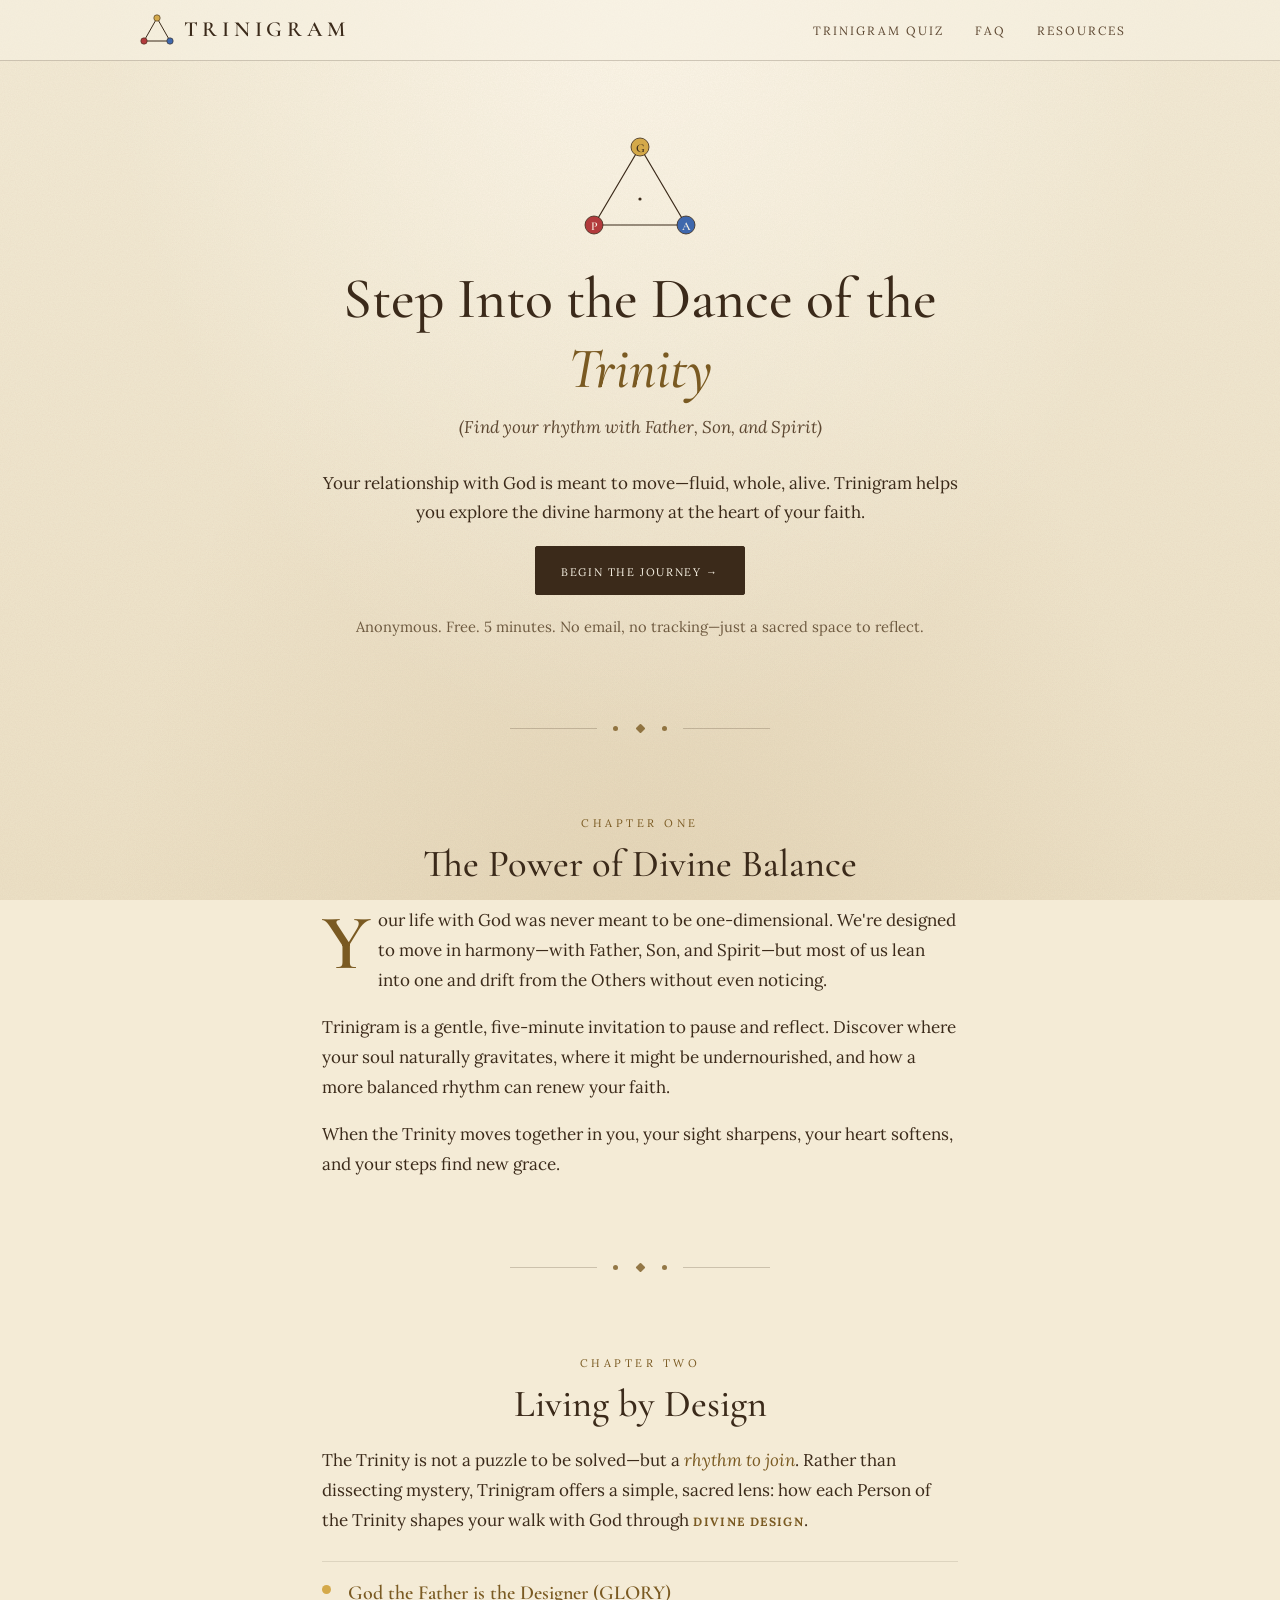
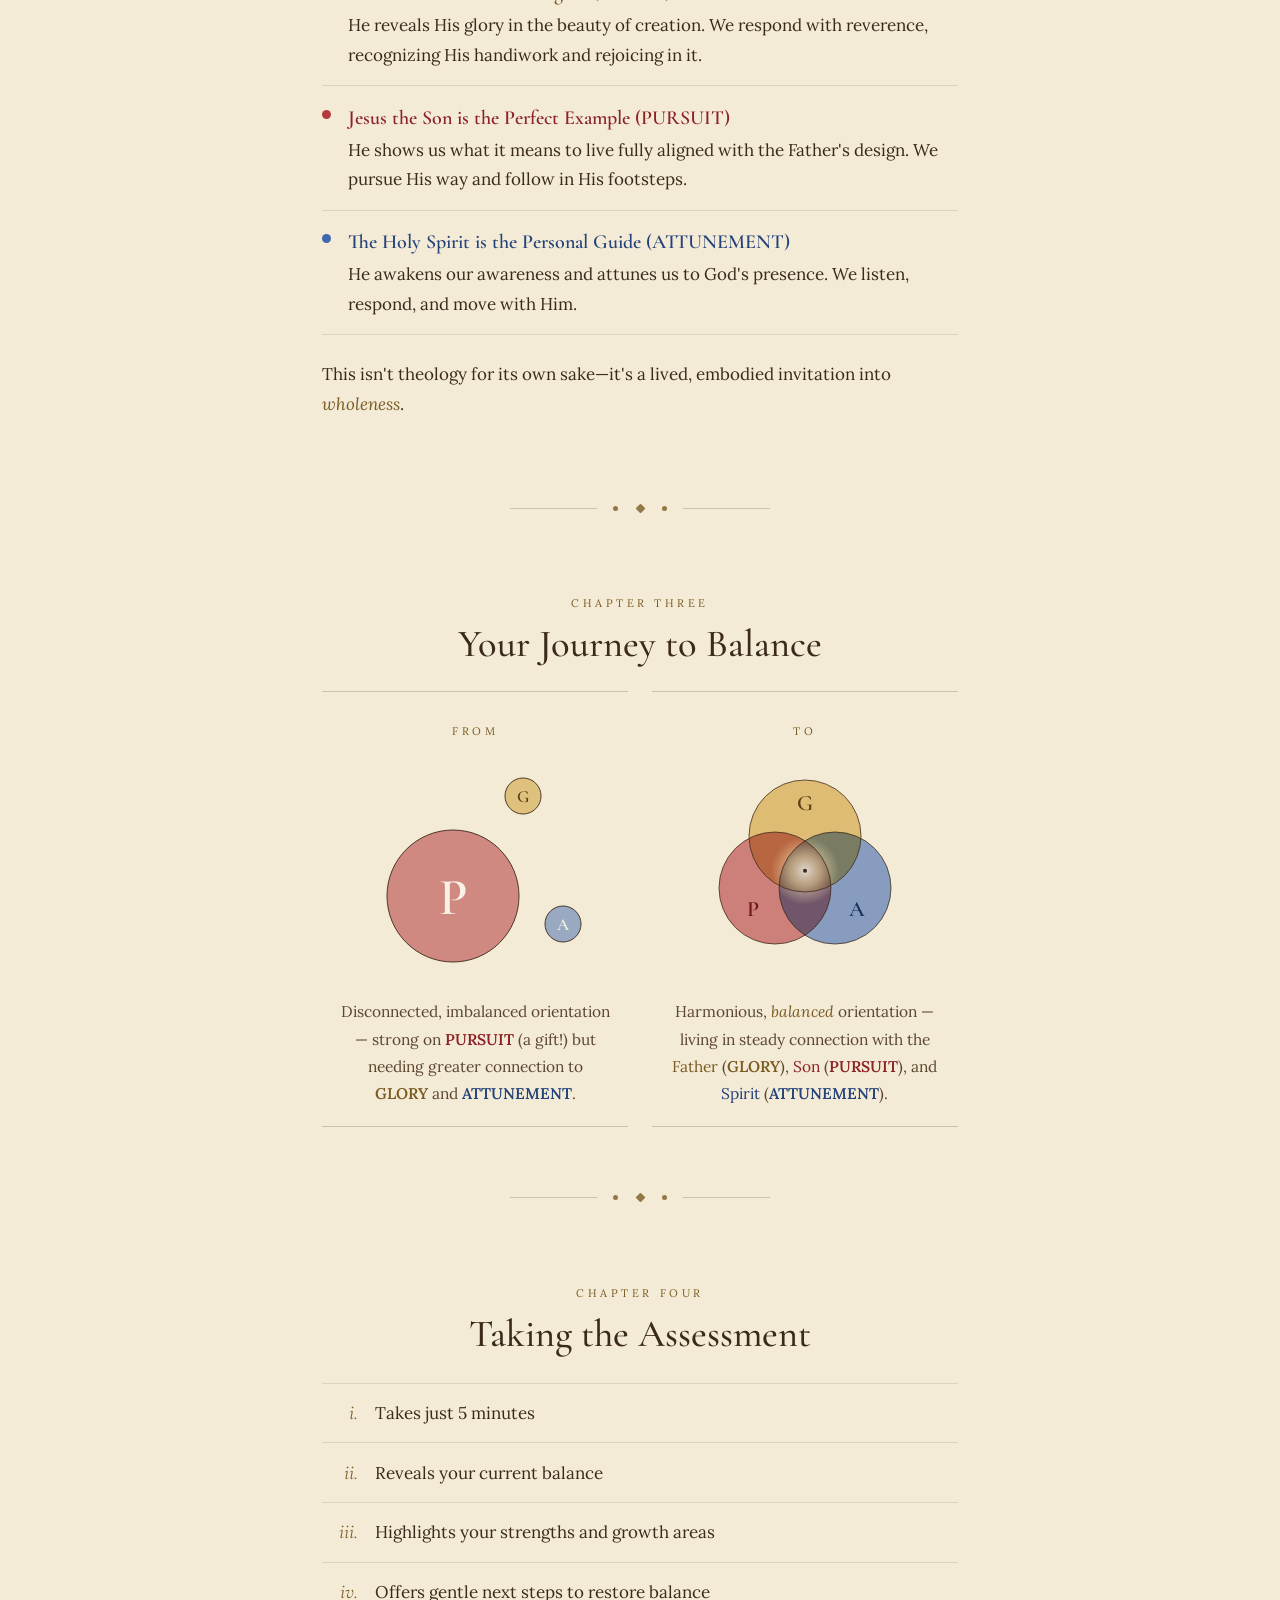
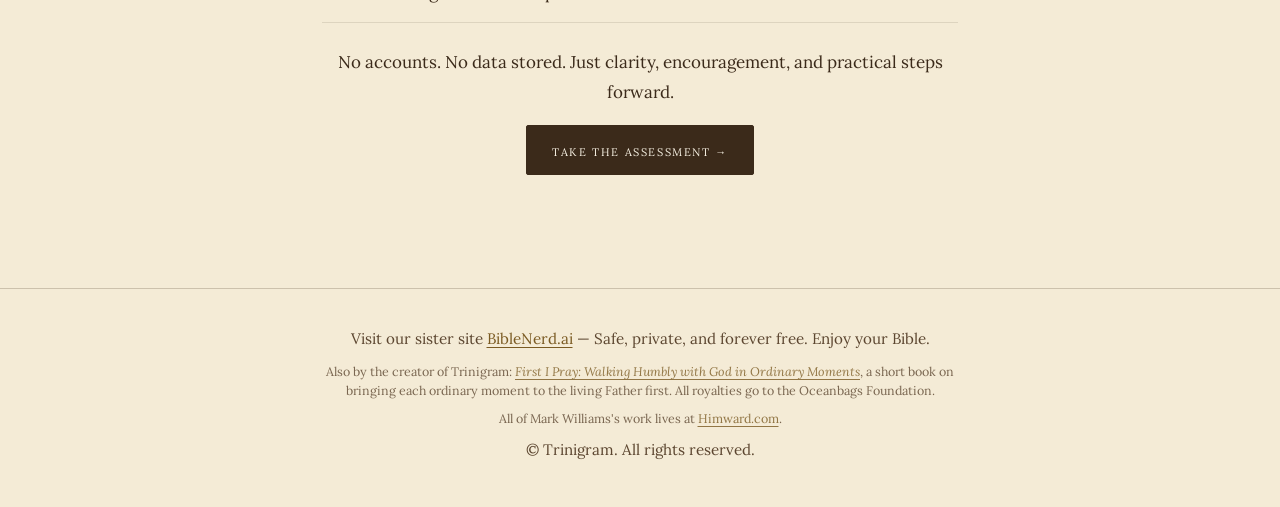
<file: index.html>
<!DOCTYPE html>
<html lang="en">
<head>
  <meta charset="UTF-8">
  <meta name="viewport" content="width=device-width, initial-scale=1.0">
  <meta name="referrer" content="no-referrer">
  <title>Trinigram</title>
  <meta name="description" content="Trinigram is a free, private, 5-minute quiz to explore your connections with Father, Son, and Spirit.">
  <link rel="preconnect" href="https://fonts.googleapis.com">
  <link rel="preconnect" href="https://fonts.gstatic.com" crossorigin>
  <link href="https://fonts.googleapis.com/css2?family=Cormorant+Garamond:ital,wght@0,400;0,500;0,600;1,400;1,500&family=Lora:ital,wght@0,400;0,500;0,600;1,400&display=swap" rel="stylesheet">
  <link rel="stylesheet" href="css/style.css">
</head>
<body>
  <a class="skip-link" href="#main">Skip to content</a>
  <header class="site-header">
    <div class="bar">
      <a class="wordmark" href="./" aria-label="Trinigram home"><svg viewBox="0 0 34 32" aria-hidden="true" focusable="false">
  <polygon points="17,4 4,27 30,27" fill="none" stroke="#3b2a1a" stroke-width="1" stroke-linejoin="round"/>
  <circle cx="17" cy="4" r="3.2" fill="#d4a94a" stroke="#3b2a1a" stroke-width="0.6"/>
  <circle cx="4" cy="27" r="3.2" fill="#b23a3c" stroke="#3b2a1a" stroke-width="0.6"/>
  <circle cx="30" cy="27" r="3.2" fill="#3f68ad" stroke="#3b2a1a" stroke-width="0.6"/>
</svg><span>TRINIGRAM</span></a>
      <nav class="site-nav" aria-label="Main">
        <ul>
          <li><a href="assessment/">Trinigram Quiz</a></li>
          <li><a href="dive-deeper/">FAQ</a></li>
          <li><a href="books-articles/">Resources</a></li>
        </ul>
      </nav>
    </div>
  </header>
  <main id="main">
    <div class="column">
      <section class="hero" aria-labelledby="hero-title">
        <svg class="mark" viewBox="0 0 120 110" role="img" aria-label="Trinigram triangle: Glory, Pursuit, Attunement">
  <polygon points="60,14 14,92 106,92" fill="none" stroke="#3b2a1a" stroke-width="1.2" stroke-linejoin="round"/>
  <circle cx="60" cy="14" r="9" fill="#d4a94a" stroke="#3b2a1a" stroke-width="0.8"/>
  <circle cx="14" cy="92" r="9" fill="#b23a3c" stroke="#3b2a1a" stroke-width="0.8"/>
  <circle cx="106" cy="92" r="9" fill="#3f68ad" stroke="#3b2a1a" stroke-width="0.8"/>
  <text x="60" y="18.5" text-anchor="middle" font-family="Cormorant Garamond, Georgia, serif" font-size="12" font-weight="600" fill="#3b2a1a">G</text>
  <text x="14" y="96.5" text-anchor="middle" font-family="Cormorant Garamond, Georgia, serif" font-size="12" font-weight="600" fill="#f8f2e4">P</text>
  <text x="106" y="96.5" text-anchor="middle" font-family="Cormorant Garamond, Georgia, serif" font-size="12" font-weight="600" fill="#f8f2e4">A</text>
  <circle cx="60" cy="66" r="1.6" fill="#3b2a1a"/>
</svg>
        <h1 id="hero-title">Step Into the Dance of the <span class="accent">Trinity</span></h1>
        <p class="sub">(Find your rhythm with Father, Son, and Spirit)</p>
        <p>Your relationship with God is meant to move—fluid, whole, alive. Trinigram helps you explore the divine harmony at the heart of your faith.</p>
        <p><a class="btn" href="assessment/">Begin the Journey →</a></p>
        <p class="fine">Anonymous. Free. 5 minutes. No email, no tracking—just a sacred space to reflect.</p>
      </section>

      <div class="ornament" aria-hidden="true"><span></span><span></span><span></span></div>

      <section class="section" aria-labelledby="ch1">
        <span class="chapter">Chapter One</span>
        <h2 id="ch1">The Power of Divine Balance</h2>
        <p class="dropcap">Your life with God was never meant to be one-dimensional. We're designed to move in harmony—with Father, Son, and Spirit—but most of us lean into one and drift from the Others without even noticing.</p>
        <p>Trinigram is a gentle, five-minute invitation to pause and reflect. Discover where your soul naturally gravitates, where it might be undernourished, and how a more balanced rhythm can renew your faith.</p>
        <p>When the Trinity moves together in you, your sight sharpens, your heart softens, and your steps find new grace.</p>
      </section>

      <div class="ornament" aria-hidden="true"><span></span><span></span><span></span></div>

      <section class="section" aria-labelledby="ch2">
        <span class="chapter">Chapter Two</span>
        <h2 id="ch2">Living by Design</h2>
        <p>The Trinity is not a puzzle to be solved—but a <em class="accent">rhythm to join</em>. Rather than dissecting mystery, Trinigram offers a simple, sacred lens: how each Person of the Trinity shapes your walk with God through <span class="accent caps"><strong>DIVINE DESIGN</strong></span>.</p>
        <ul class="persons">
          <li class="g"><strong class="t-g">God the Father is the Designer (GLORY)</strong>He reveals His glory in the beauty of creation. We respond with reverence, recognizing His handiwork and rejoicing in it.</li>
          <li class="p"><strong class="t-p">Jesus the Son is the Perfect Example (PURSUIT)</strong>He shows us what it means to live fully aligned with the Father's design. We pursue His way and follow in His footsteps.</li>
          <li class="a"><strong class="t-a">The Holy Spirit is the Personal Guide (ATTUNEMENT)</strong>He awakens our awareness and attunes us to God's presence. We listen, respond, and move with Him.</li>
        </ul>
        <p>This isn't theology for its own sake—it's a lived, embodied invitation into <em class="accent">wholeness</em>.</p>
      </section>

      <div class="ornament" aria-hidden="true"><span></span><span></span><span></span></div>

      <section class="section" aria-labelledby="ch3">
        <span class="chapter">Chapter Three</span>
        <h2 id="ch3">Your Journey to Balance</h2>
        <div class="journey">
          <figure class="panel" style="margin:0">
            <span class="label">From</span>
            <svg viewBox="0 0 240 230" role="img" aria-labelledby="from-title">
  <title id="from-title">Imbalanced: a large Pursuit circle with small, separate Glory and Attunement circles</title>
  <circle cx="98" cy="140" r="66" fill="#b23a3c" fill-opacity="0.55" stroke="#3b2a1a" stroke-width="0.9"/>
  <circle cx="168" cy="40" r="18" fill="#d4a94a" fill-opacity="0.62" stroke="#3b2a1a" stroke-width="0.9"/>
  <circle cx="208" cy="168" r="18" fill="#3f68ad" fill-opacity="0.5" stroke="#3b2a1a" stroke-width="0.9"/>
  <g font-family="Cormorant Garamond, Georgia, serif" font-weight="600" text-anchor="middle">
    <text x="98" y="158" font-size="52" fill="#f8f2e4">P</text>
    <text x="168" y="46" font-size="17" fill="#5c3f10">G</text>
    <text x="208" y="174" font-size="17" fill="#f8f2e4">A</text>
  </g>
</svg>
            <figcaption><p>Disconnected, imbalanced orientation — strong on <span class="t-p">PURSUIT</span> (a gift!) but needing greater connection to <span class="t-g">GLORY</span> and <span class="t-a">ATTUNEMENT</span>.</p></figcaption>
          </figure>
          <figure class="panel" style="margin:0">
            <span class="label">To</span>
            <svg viewBox="0 0 240 230" role="img" aria-labelledby="to-title">
  <title id="to-title">Balanced: three equal overlapping circles for Glory, Pursuit and Attunement</title>
  <defs>
    <radialGradient id="glow" cx="120" cy="114.7" r="34" gradientUnits="userSpaceOnUse">
      <stop offset="0" stop-color="#fffaf0" stop-opacity="0.8"/>
      <stop offset="0.45" stop-color="#f6e6b8" stop-opacity="0.55"/>
      <stop offset="1" stop-color="#f6e6b8" stop-opacity="0"/>
    </radialGradient>
  </defs>
  <g style="isolation:isolate">
    <circle cx="120" cy="80" r="56" fill="#d4a94a" fill-opacity="0.7" style="mix-blend-mode:multiply"/>
    <circle cx="90" cy="132" r="56" fill="#b23a3c" fill-opacity="0.6" style="mix-blend-mode:multiply"/>
    <circle cx="150" cy="132" r="56" fill="#3f68ad" fill-opacity="0.6" style="mix-blend-mode:multiply"/>
  </g>
  <circle cx="120" cy="114.7" r="34" fill="url(#glow)"/>
  <g fill="none" stroke="#3b2a1a" stroke-width="0.9" stroke-opacity="0.85">
    <circle cx="120" cy="80" r="56"/><circle cx="90" cy="132" r="56"/><circle cx="150" cy="132" r="56"/>
  </g>
  <circle cx="120" cy="114.7" r="2" fill="#3b2a1a"/>
  <g font-family="Cormorant Garamond, Georgia, serif" font-size="22" font-weight="600" text-anchor="middle">
    <text x="120" y="54" fill="#5c3f10">G</text>
    <text x="68" y="160" fill="#6e1619">P</text>
    <text x="172" y="160" fill="#1a3361">A</text>
  </g>
</svg>
            <figcaption><p>Harmonious, <em class="accent">balanced</em> orientation — living in steady connection with the <span class="t-g" style="font-weight:400">Father</span> (<span class="t-g">GLORY</span>), <span class="t-p" style="font-weight:400">Son</span> (<span class="t-p">PURSUIT</span>), and <span class="t-a" style="font-weight:400">Spirit</span> (<span class="t-a">ATTUNEMENT</span>).</p></figcaption>
          </figure>
        </div>
      </section>

      <div class="ornament" aria-hidden="true"><span></span><span></span><span></span></div>

      <section class="section" aria-labelledby="ch4">
        <span class="chapter">Chapter Four</span>
        <h2 id="ch4">Taking the Assessment</h2>
        <ol class="numerals">
          <li>Takes just 5 minutes</li>
          <li>Reveals your current balance</li>
          <li>Highlights your strengths and growth areas</li>
          <li>Offers gentle next steps to restore balance</li>
        </ol>
        <p class="center">No accounts. No data stored. Just clarity, encouragement, and practical steps forward.</p>
        <p class="center"><a class="btn" href="assessment/">Take the Assessment →</a></p>
      </section>
    </div>
  </main>
  <footer class="site-footer">
    <p>Visit our sister site <a href="https://biblenerd.ai/" rel="noopener noreferrer">BibleNerd.ai</a> — Safe, private, and forever free. Enjoy your Bible.</p>
    <p class="fine-print">Also by the creator of Trinigram: <a href="https://firstipray.com/" rel="noopener noreferrer"><em>First I Pray: Walking Humbly with God in Ordinary Moments</em></a>, a short book on bringing each ordinary moment to the living Father first. All royalties go to the Oceanbags Foundation.</p>
    <p class="fine-print">All of Mark Williams's work lives at <a href="https://himward.com/" rel="noopener noreferrer">Himward.com</a>.</p>
    <p>© Trinigram. All rights reserved.</p>
  </footer>
</body>
</html>
</file>
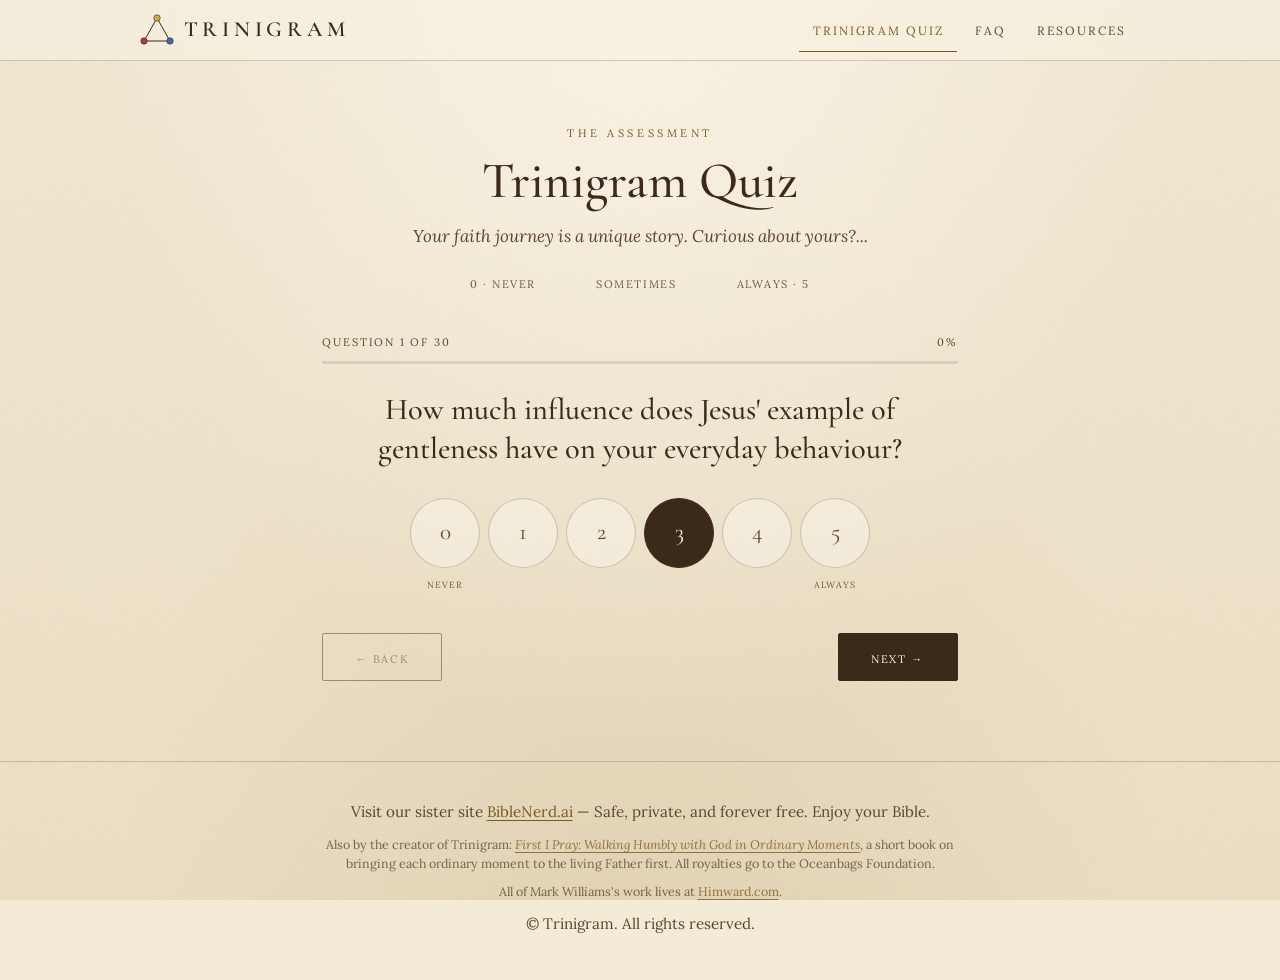
<file: assessment/index.html>
<!DOCTYPE html>
<html lang="en">
<head>
  <meta charset="UTF-8">
  <meta name="viewport" content="width=device-width, initial-scale=1.0">
  <meta name="referrer" content="no-referrer">
  <title>Trinigram Quiz</title>
  <meta name="description" content="Trinigram is a free, private, 5-minute quiz to explore your connections with Father, Son, and Spirit.">
  <link rel="preconnect" href="https://fonts.googleapis.com">
  <link rel="preconnect" href="https://fonts.gstatic.com" crossorigin>
  <link href="https://fonts.googleapis.com/css2?family=Cormorant+Garamond:ital,wght@0,400;0,500;0,600;1,400;1,500&family=Lora:ital,wght@0,400;0,500;0,600;1,400&display=swap" rel="stylesheet">
  <link rel="stylesheet" href="../css/style.css">
</head>
<body>
  <a class="skip-link" href="#main">Skip to content</a>
  <header class="site-header">
    <div class="bar">
      <a class="wordmark" href="../" aria-label="Trinigram home"><svg viewBox="0 0 34 32" aria-hidden="true" focusable="false">
  <polygon points="17,4 4,27 30,27" fill="none" stroke="#3b2a1a" stroke-width="1" stroke-linejoin="round"/>
  <circle cx="17" cy="4" r="3.2" fill="#d4a94a" stroke="#3b2a1a" stroke-width="0.6"/>
  <circle cx="4" cy="27" r="3.2" fill="#b23a3c" stroke="#3b2a1a" stroke-width="0.6"/>
  <circle cx="30" cy="27" r="3.2" fill="#3f68ad" stroke="#3b2a1a" stroke-width="0.6"/>
</svg><span>TRINIGRAM</span></a>
      <nav class="site-nav" aria-label="Main">
        <ul>
          <li><a href="../assessment/" aria-current="page">Trinigram Quiz</a></li>
          <li><a href="../dive-deeper/">FAQ</a></li>
          <li><a href="../books-articles/">Resources</a></li>
        </ul>
      </nav>
    </div>
  </header>
  <main id="main">
    <div class="column page-top">
      <div id="quiz-view">
        <span class="label">The Assessment</span>
        <h1>Trinigram Quiz</h1>
        <p class="lede">Your faith journey is a unique story. Curious about yours?...</p>
        <div class="scale-legend" aria-hidden="true"><span>0 · Never</span><span>Sometimes</span><span>Always · 5</span></div>

        <noscript><p class="center" style="margin-top:2rem">The quiz runs entirely in your browser and needs JavaScript turned on. Nothing is sent or stored.</p></noscript>

        <form id="quiz" class="hidden" novalidate>
          <div class="progress" aria-hidden="true">
            <div class="meta"><span id="progress-text">Question 1 of 30</span><span id="progress-pct">0%</span></div>
            <div class="track"><div class="fill" id="progress-fill" style="width:0%"></div></div>
          </div>
          <div id="live" class="sr-only" aria-live="polite" style="position:absolute;left:-9999px"></div>
          <fieldset class="question" id="question">
            <legend id="q-text" tabindex="-1"></legend>
            <div class="options" id="q-options"></div>
          </fieldset>
          <div class="quiz-nav">
            <button type="button" class="btn ghost" id="prev">← Back</button>
            <button type="button" class="btn" id="next">Next →</button>
          </div>
        </form>
      </div>

      <div id="results-view" class="hidden" tabindex="-1">
        <span class="label">Your Results</span>
        <h1>Your Trinigram Results</h1>

        <div class="ornament" aria-hidden="true"><span></span><span></span><span></span></div>

        <section aria-labelledby="r-balance">
          <h2 id="r-balance">Your Faith Balance</h2>
          <div id="results-venn"></div>
          <div class="bars">
            <div class="bar-row">
              <div class="bar-head"><span class="name t-g">Glory<span class="badge hidden" data-badge="glory"></span></span><span class="pct t-g" id="pct-glory"></span></div>
              <div class="bar-track"><div class="bar-fill g" id="bar-glory"></div></div>
              <p class="desc">Awareness of God's design</p>
            </div>
            <div class="bar-row">
              <div class="bar-head"><span class="name t-p">Pursuit<span class="badge hidden" data-badge="pursuit"></span></span><span class="pct t-p" id="pct-pursuit"></span></div>
              <div class="bar-track"><div class="bar-fill p" id="bar-pursuit"></div></div>
              <p class="desc">Following Jesus' example</p>
            </div>
            <div class="bar-row">
              <div class="bar-head"><span class="name t-a">Attunement<span class="badge hidden" data-badge="attunement"></span></span><span class="pct t-a" id="pct-attunement"></span></div>
              <div class="bar-track"><div class="bar-fill a" id="bar-attunement"></div></div>
              <p class="desc">Spirit's guidance awareness</p>
            </div>
          </div>
        </section>

        <div class="ornament" aria-hidden="true"><span></span><span></span><span></span></div>

        <section class="narrative" aria-labelledby="r-narr">
          <h2 id="r-narr">Your Faith Narrative</h2>
          <h3 class="t-g">Glory: Your Connection with the Father</h3>
          <p id="narr-glory"></p>
          <h3 class="t-p">Pursuit: Your Connection with Jesus</h3>
          <p id="narr-pursuit"></p>
          <h3 class="t-a">Attunement: Your Connection with the Spirit</h3>
          <p id="narr-attunement"></p>
        </section>

        <div class="ornament" aria-hidden="true"><span></span><span></span><span></span></div>

        <section aria-labelledby="r-thanks">
          <h2 id="r-thanks">Thank You for Participating!</h2>
          <p>Your Trinigram journey has just begun, and we're excited for the path ahead. Curious about what a balanced faith might look like? Scroll down and check out our "A Word About Balance" section.</p>
          <p>It's like a treasure map of spiritual growth—highlighting the keywords and nuances that can help you expand your awareness, deepen your connections, and navigate your unique faith journey with more intention and grace.</p>
          <div class="beta">
            <span class="caps">Beta Version</span>
            <p style="margin:0.4rem 0 0">Trinigram is currently in beta testing. We appreciate you trying out this early version. Personalized growth resources for each dimension are coming soon!</p>
          </div>
        </section>

        <div class="ornament" aria-hidden="true"><span></span><span></span><span></span></div>

        <section class="keywords" aria-labelledby="r-word">
          <h2 id="r-word">A Word About Balance</h2>
          <h3>The Interconnected Nature of Faith</h3>
          <p>Think of your faith journey not as separate lanes, but as a vibrant, interconnected ecosystem. Glory, Pursuit, and Attunement aren't isolated practices—they're deeply interwoven, each dimension enriching and informing the others.</p>
          <p>Like a living, breathing network, these practices create a multiplicity of spiritual experiences. When you deepen your awareness of God's design (Glory), it shapes how you follow Christ's example (Pursuit). As you tune into the Spirit's guidance (Attunement), it illuminates your understanding of both. They're not linear steps, but a dynamic, multidimensional dance—constantly moving, supporting, and revealing each other.</p>
          <p><em>This isn't about perfect balance, but about embracing the beautiful complexity of your spiritual landscape.</em></p>

          <h4 class="t-g">Glory: Recognizing the Father's Design</h4>
          <p class="sub">Your Expansion Playground</p>
          <p>Imagine walking through life with wonder-filled eyes. This is about seeing beauty in the everyday, celebrating creation's intricacy, and recognizing divine design in both grand landscapes and tiny moments.</p>
          <dl>
            <dt>Embrace More:</dt><dd>Wonder, Awe, Appreciation, Stewardship, Compassion, Gratitude, Reflection, Grace, Intentionality</dd>
            <dt>Gently Release:</dt><dd>Thanklessness, Ingratitude, Cynicism, Indifference, Criticism</dd>
          </dl>

          <h4 class="t-p">Pursuit: Following Christ's Example</h4>
          <p class="sub">Your Learning Studio</p>
          <p>This is about more than asking "What Would Jesus Do?" It's about deeply understanding Jesus's approach to life, relationships, and navigating complex human experiences.</p>
          <dl>
            <dt>Cultivate More:</dt><dd>Study, Example, Interactions, Mind of Christ, Contemplation, Wisdom, Humility, Gentleness, Intentionality, Compassionate Responses</dd>
            <dt>Gently Move Past:</dt><dd>Rigidity, Passivity, Inconsistency, Indecision, Superficial Engagement</dd>
          </dl>

          <h4 class="t-a">Attunement: Experiencing the Spirit's Guidance</h4>
          <p class="sub">Your Spiritual Listening Room</p>
          <p>This is about developing a sensitivity to divine whispers—learning to distinguish between noise and genuine spiritual guidance.</p>
          <dl>
            <dt>Amplify:</dt><dd>Awareness, Listening, Presence, Guidance, Peace, Discernment, Intuition, Alignment, Trust, Openness</dd>
            <dt>Gradually Soften:</dt><dd>Ego-centricity, Impulsiveness, Distraction, Busyness, Self-reliance</dd>
          </dl>

          <p class="closing">The Real Miracle? Balance isn't about perfection. It's about ongoing, graceful movement—expanding in some areas, gently releasing in others, always with compassion for yourself and others.</p>
        </section>

        <div class="ornament" aria-hidden="true"><span></span><span></span><span></span></div>

        <section class="center no-print" aria-labelledby="r-beta">
          <h2 id="r-beta">Beta Tester Feedback</h2>
          <p>Thank you for trying Trinigram! As a beta tester, your feedback is invaluable to us. Please take a moment to share your thoughts and help us improve.</p>
          <p><a class="btn ghost" href="https://forms.gle/3RPEUc8yTdZ2AuGF9" rel="noopener noreferrer">Give Feedback</a></p>
        </section>

        <div class="btn-row">
          <button type="button" class="btn ghost" id="retake">Retake Assessment</button>
          <button type="button" class="btn" id="print">Print Results</button>
          <button type="button" class="btn ghost" id="copy">Copy Summary</button>
        </div>
        <p class="center small no-print" id="status" role="status" aria-live="polite"></p>

        <div class="ornament" aria-hidden="true"><span></span><span></span><span></span></div>

        <section class="center no-print" aria-labelledby="r-faq">
          <h2 id="r-faq">Want to Understand Your Results Better?</h2>
          <p>Check out our FAQ to learn what your Trinigram balance means and how it shapes your faith journey.</p>
          <p><a class="btn" href="../dive-deeper/">View Frequently Asked Questions</a></p>
        </section>
      </div>
    </div>
  </main>
  <footer class="site-footer">
    <p>Visit our sister site <a href="https://biblenerd.ai/" rel="noopener noreferrer">BibleNerd.ai</a> — Safe, private, and forever free. Enjoy your Bible.</p>
    <p class="fine-print">Also by the creator of Trinigram: <a href="https://firstipray.com/" rel="noopener noreferrer"><em>First I Pray: Walking Humbly with God in Ordinary Moments</em></a>, a short book on bringing each ordinary moment to the living Father first. All royalties go to the Oceanbags Foundation.</p>
    <p class="fine-print">All of Mark Williams's work lives at <a href="https://himward.com/" rel="noopener noreferrer">Himward.com</a>.</p>
    <p>© Trinigram. All rights reserved.</p>
  </footer>
  <script src="../js/quiz.js"></script>
</body>
</html>
</file>
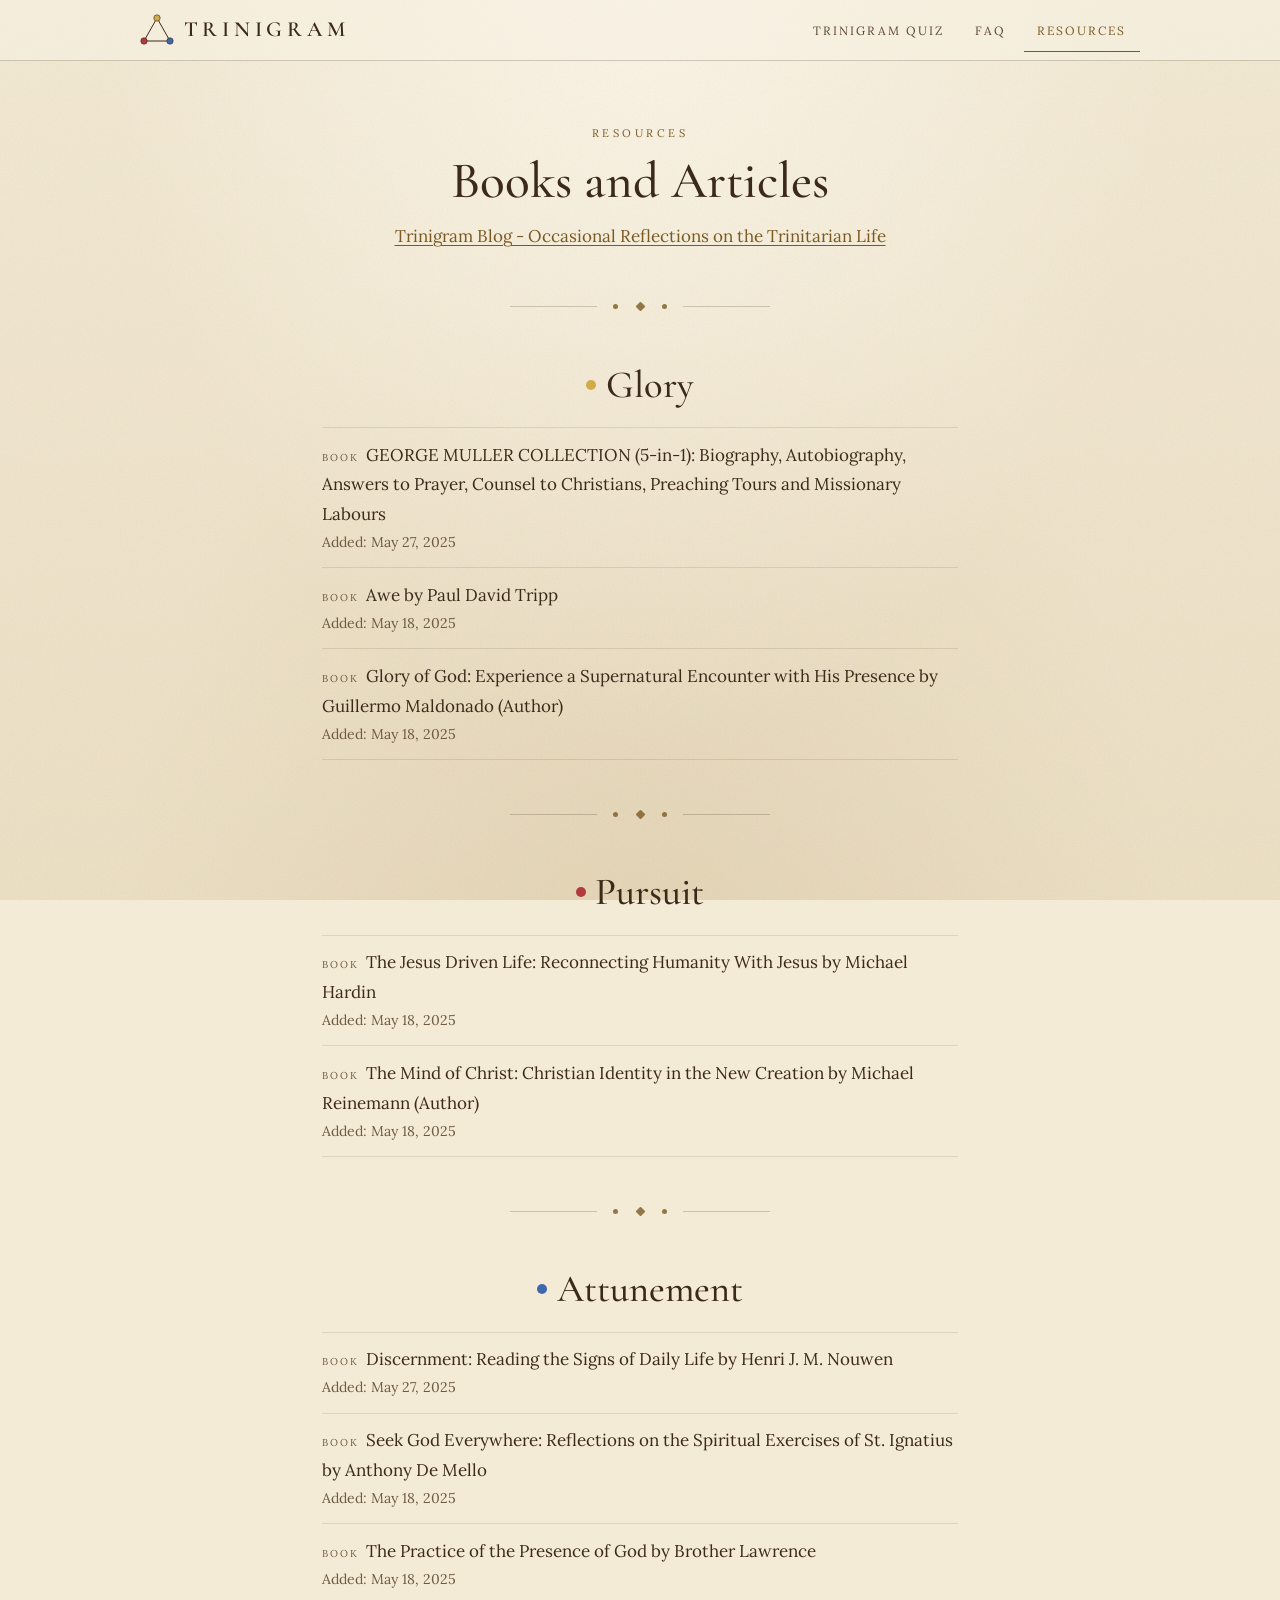
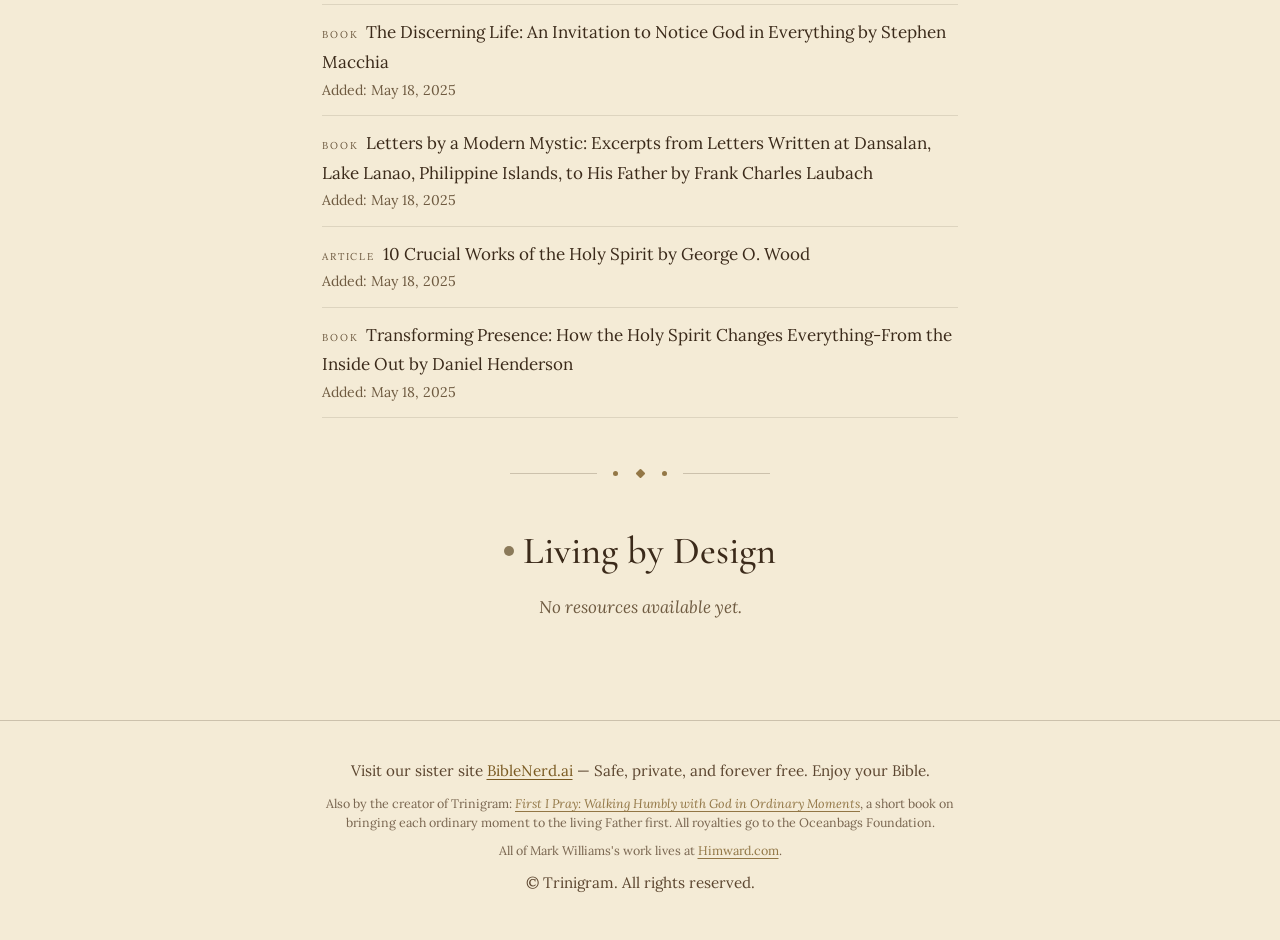
<file: books-articles/index.html>
<!DOCTYPE html>
<html lang="en">
<head>
  <meta charset="UTF-8">
  <meta name="viewport" content="width=device-width, initial-scale=1.0">
  <meta name="referrer" content="no-referrer">
  <title>Books and Articles · Trinigram</title>
  <meta name="description" content="Trinigram is a free, private, 5-minute quiz to explore your connections with Father, Son, and Spirit.">
  <link rel="preconnect" href="https://fonts.googleapis.com">
  <link rel="preconnect" href="https://fonts.gstatic.com" crossorigin>
  <link href="https://fonts.googleapis.com/css2?family=Cormorant+Garamond:ital,wght@0,400;0,500;0,600;1,400;1,500&family=Lora:ital,wght@0,400;0,500;0,600;1,400&display=swap" rel="stylesheet">
  <link rel="stylesheet" href="../css/style.css">
</head>
<body>
  <a class="skip-link" href="#main">Skip to content</a>
  <header class="site-header">
    <div class="bar">
      <a class="wordmark" href="../" aria-label="Trinigram home"><svg viewBox="0 0 34 32" aria-hidden="true" focusable="false">
  <polygon points="17,4 4,27 30,27" fill="none" stroke="#3b2a1a" stroke-width="1" stroke-linejoin="round"/>
  <circle cx="17" cy="4" r="3.2" fill="#d4a94a" stroke="#3b2a1a" stroke-width="0.6"/>
  <circle cx="4" cy="27" r="3.2" fill="#b23a3c" stroke="#3b2a1a" stroke-width="0.6"/>
  <circle cx="30" cy="27" r="3.2" fill="#3f68ad" stroke="#3b2a1a" stroke-width="0.6"/>
</svg><span>TRINIGRAM</span></a>
      <nav class="site-nav" aria-label="Main">
        <ul>
          <li><a href="../assessment/">Trinigram Quiz</a></li>
          <li><a href="../dive-deeper/">FAQ</a></li>
          <li><a href="../books-articles/" aria-current="page">Resources</a></li>
        </ul>
      </nav>
    </div>
  </header>
  <main id="main">
    <div class="column page-top">
      <span class="label">Resources</span>
      <h1>Books and Articles</h1>
      <p class="center"><a href="https://trinigram.ghost.io" rel="noopener noreferrer">Trinigram Blog - Occasional Reflections on the Trinitarian Life</a></p>
      <div class="ornament" aria-hidden="true"><span></span><span></span><span></span></div>
      <section class="res-cat" aria-labelledby="c-glory">
        <h2 id="c-glory"><span class="dot" style="background:var(--glory-fill)" aria-hidden="true"></span>Glory</h2>
        <ul class="res-list">
          <li><a href="https://a.co/d/3nlCAsG" rel="noopener noreferrer"><span class="type">book</span>GEORGE MULLER COLLECTION (5-in-1): Biography, Autobiography, Answers to Prayer, Counsel to Christians, Preaching Tours and Missionary Labours</a><span class="added">Added: May 27, 2025</span></li>
          <li><a href="https://a.co/d/hvq9ojo" rel="noopener noreferrer"><span class="type">book</span>Awe by Paul David Tripp</a><span class="added">Added: May 18, 2025</span></li>
          <li><a href="https://a.co/d/8YEjzcT" rel="noopener noreferrer"><span class="type">book</span>Glory of God: Experience a Supernatural Encounter with His Presence by Guillermo Maldonado (Author)</a><span class="added">Added: May 18, 2025</span></li>
        </ul>
      </section>
      <div class="ornament" aria-hidden="true"><span></span><span></span><span></span></div>
      <section class="res-cat" aria-labelledby="c-pursuit">
        <h2 id="c-pursuit"><span class="dot" style="background:var(--pursuit-fill)" aria-hidden="true"></span>Pursuit</h2>
        <ul class="res-list">
          <li><a href="https://a.co/d/282VaEt" rel="noopener noreferrer"><span class="type">book</span>The Jesus Driven Life: Reconnecting Humanity With Jesus by Michael Hardin</a><span class="added">Added: May 18, 2025</span></li>
          <li><a href="https://a.co/d/5AuRgo0" rel="noopener noreferrer"><span class="type">book</span>The Mind of Christ: Christian Identity in the New Creation by Michael Reinemann (Author)</a><span class="added">Added: May 18, 2025</span></li>
        </ul>
      </section>
      <div class="ornament" aria-hidden="true"><span></span><span></span><span></span></div>
      <section class="res-cat" aria-labelledby="c-attunement">
        <h2 id="c-attunement"><span class="dot" style="background:var(--attune-fill)" aria-hidden="true"></span>Attunement</h2>
        <ul class="res-list">
          <li><a href="https://a.co/d/haDMDwG" rel="noopener noreferrer"><span class="type">book</span>Discernment: Reading the Signs of Daily Life by Henri J. M. Nouwen</a><span class="added">Added: May 27, 2025</span></li>
          <li><a href="https://a.co/d/0HVO5WU" rel="noopener noreferrer"><span class="type">book</span>Seek God Everywhere: Reflections on the Spiritual Exercises of St. Ignatius by Anthony De Mello</a><span class="added">Added: May 18, 2025</span></li>
          <li><a href="https://a.co/d/80XcPJT" rel="noopener noreferrer"><span class="type">book</span>The Practice of the Presence of God by Brother Lawrence</a><span class="added">Added: May 18, 2025</span></li>
          <li><a href="https://a.co/d/2nZ6dMv" rel="noopener noreferrer"><span class="type">book</span>The Discerning Life: An Invitation to Notice God in Everything by Stephen Macchia</a><span class="added">Added: May 18, 2025</span></li>
          <li><a href="https://a.co/d/5O7dsh8" rel="noopener noreferrer"><span class="type">book</span>Letters by a Modern Mystic: Excerpts from Letters Written at Dansalan, Lake Lanao, Philippine Islands, to His Father by Frank Charles Laubach</a><span class="added">Added: May 18, 2025</span></li>
          <li><a href="https://mlw903.notion.site/10-Crucial-Works-of-the-Holy-Spirit-by-George-O-Wood-1f76acaa4b2f801ca546e138d8bd2846?pvs=4" rel="noopener noreferrer"><span class="type">article</span>10 Crucial Works of the Holy Spirit by George O. Wood</a><span class="added">Added: May 18, 2025</span></li>
          <li><a href="https://a.co/d/6Kb7DOj" rel="noopener noreferrer"><span class="type">book</span>Transforming Presence: How the Holy Spirit Changes Everything-From the Inside Out by Daniel Henderson</a><span class="added">Added: May 18, 2025</span></li>
        </ul>
      </section>
      <div class="ornament" aria-hidden="true"><span></span><span></span><span></span></div>
      <section class="res-cat" aria-labelledby="c-living">
        <h2 id="c-living"><span class="dot" style="background:#8b7a5a" aria-hidden="true"></span>Living by Design</h2>
        <p class="empty">No resources available yet.</p>
      </section>
    </div>
  </main>
  <footer class="site-footer">
    <p>Visit our sister site <a href="https://biblenerd.ai/" rel="noopener noreferrer">BibleNerd.ai</a> — Safe, private, and forever free. Enjoy your Bible.</p>
    <p class="fine-print">Also by the creator of Trinigram: <a href="https://firstipray.com/" rel="noopener noreferrer"><em>First I Pray: Walking Humbly with God in Ordinary Moments</em></a>, a short book on bringing each ordinary moment to the living Father first. All royalties go to the Oceanbags Foundation.</p>
    <p class="fine-print">All of Mark Williams's work lives at <a href="https://himward.com/" rel="noopener noreferrer">Himward.com</a>.</p>
    <p>© Trinigram. All rights reserved.</p>
  </footer>
</body>
</html>
</file>
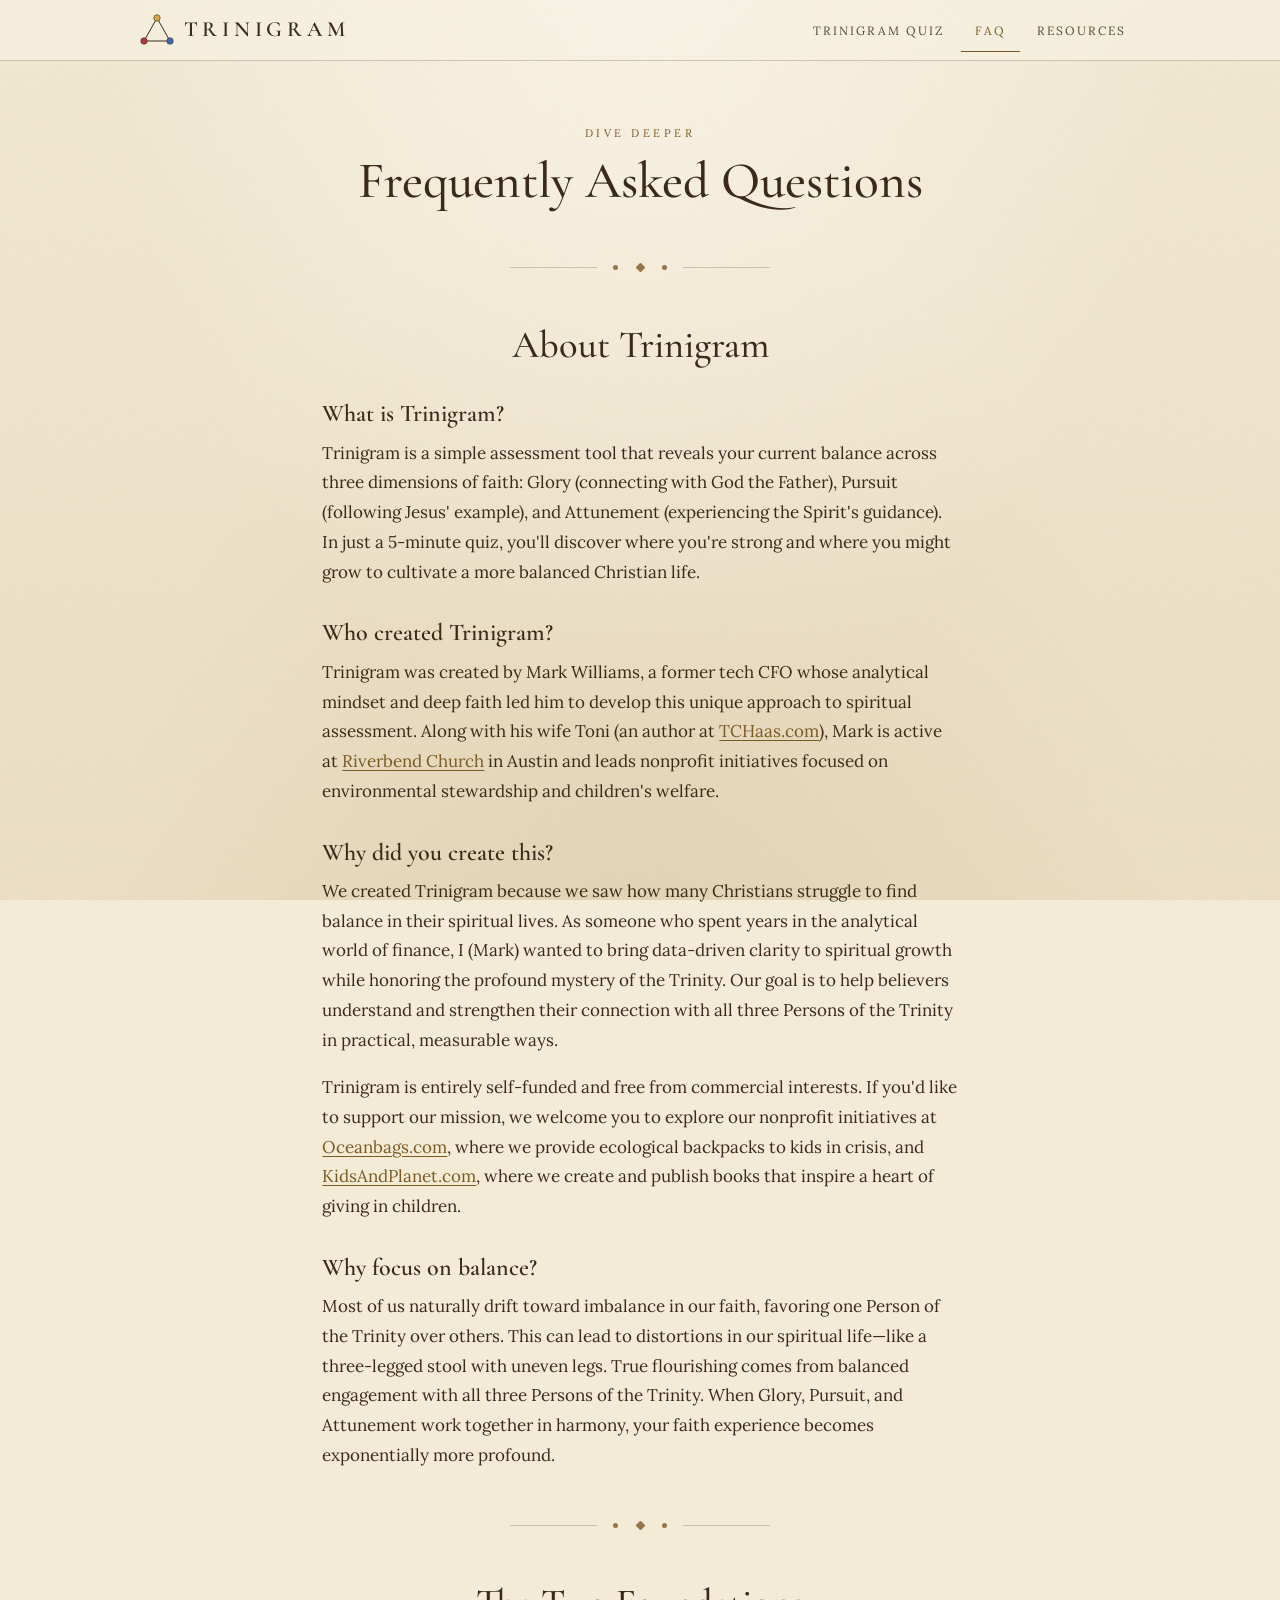
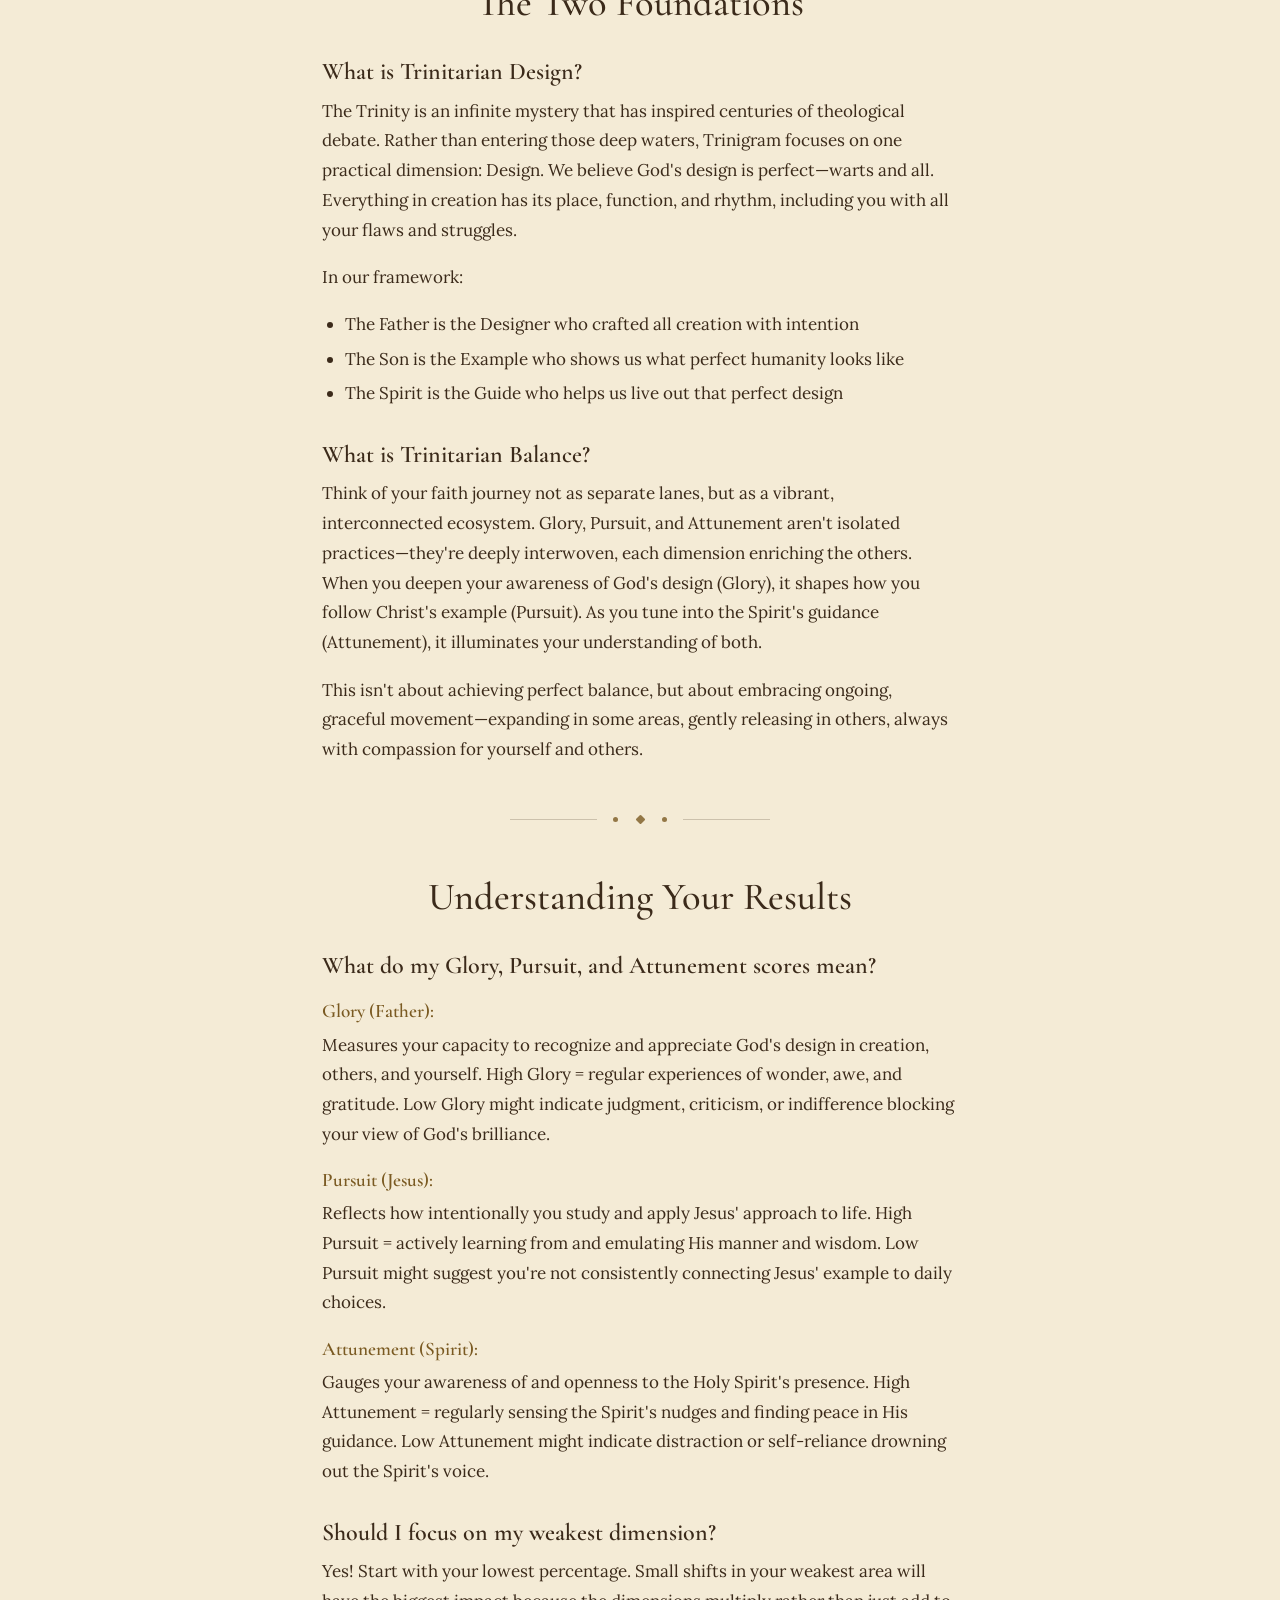
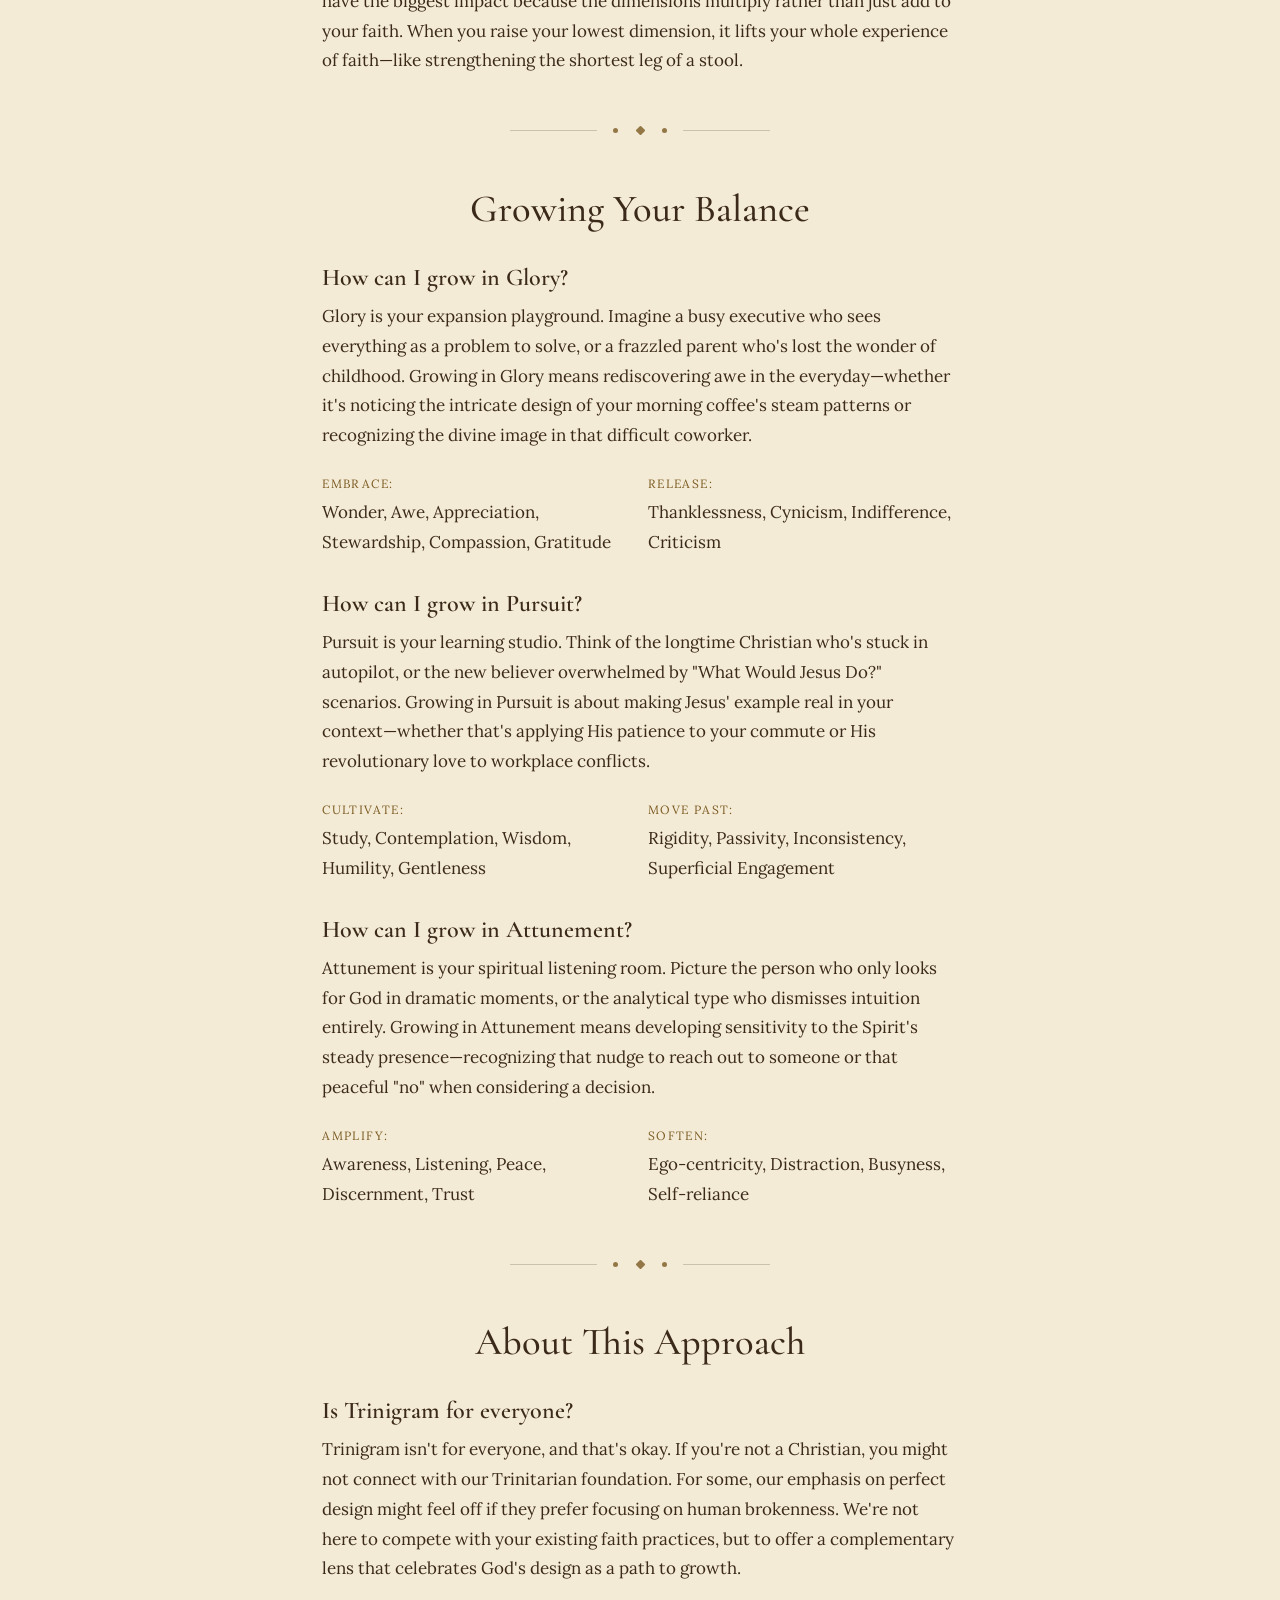
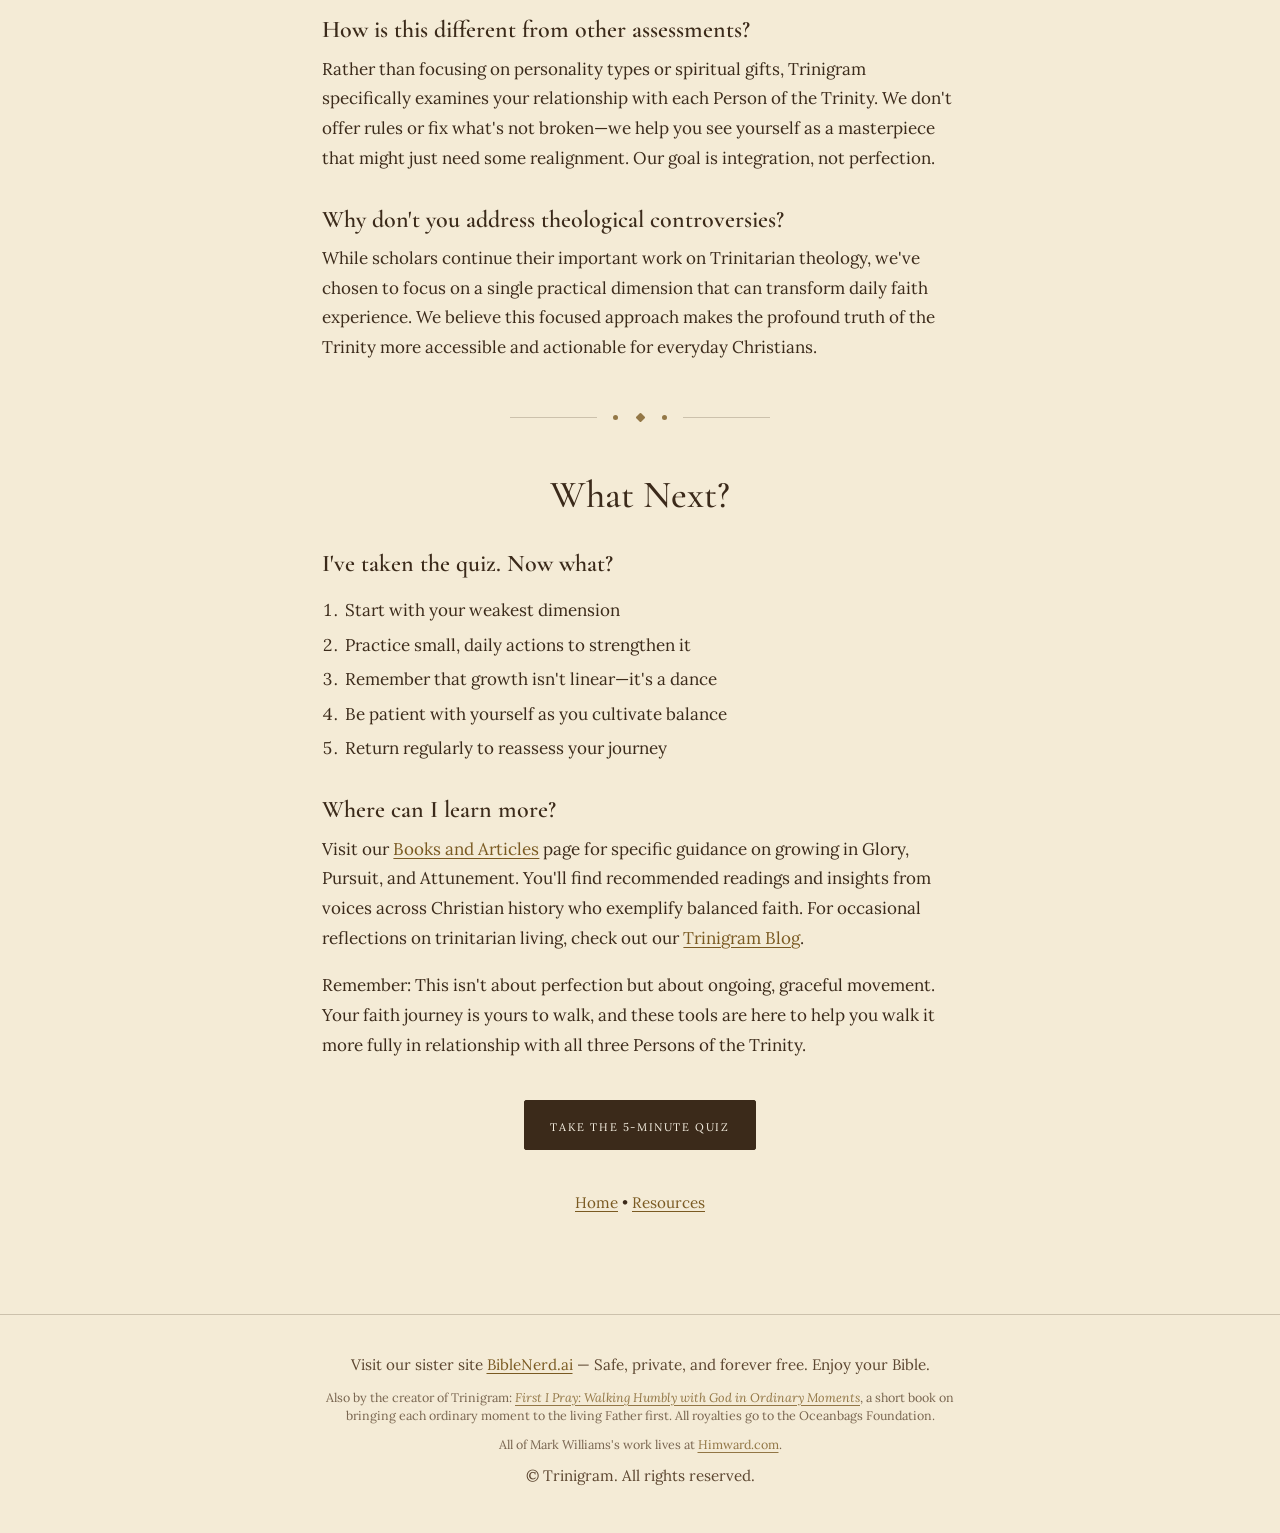
<file: dive-deeper/index.html>
<!DOCTYPE html>
<html lang="en">
<head>
  <meta charset="UTF-8">
  <meta name="viewport" content="width=device-width, initial-scale=1.0">
  <meta name="referrer" content="no-referrer">
  <title>Frequently Asked Questions · Trinigram</title>
  <meta name="description" content="Trinigram is a free, private, 5-minute quiz to explore your connections with Father, Son, and Spirit.">
  <link rel="preconnect" href="https://fonts.googleapis.com">
  <link rel="preconnect" href="https://fonts.gstatic.com" crossorigin>
  <link href="https://fonts.googleapis.com/css2?family=Cormorant+Garamond:ital,wght@0,400;0,500;0,600;1,400;1,500&family=Lora:ital,wght@0,400;0,500;0,600;1,400&display=swap" rel="stylesheet">
  <link rel="stylesheet" href="../css/style.css">
</head>
<body>
  <a class="skip-link" href="#main">Skip to content</a>
  <header class="site-header">
    <div class="bar">
      <a class="wordmark" href="../" aria-label="Trinigram home"><svg viewBox="0 0 34 32" aria-hidden="true" focusable="false">
  <polygon points="17,4 4,27 30,27" fill="none" stroke="#3b2a1a" stroke-width="1" stroke-linejoin="round"/>
  <circle cx="17" cy="4" r="3.2" fill="#d4a94a" stroke="#3b2a1a" stroke-width="0.6"/>
  <circle cx="4" cy="27" r="3.2" fill="#b23a3c" stroke="#3b2a1a" stroke-width="0.6"/>
  <circle cx="30" cy="27" r="3.2" fill="#3f68ad" stroke="#3b2a1a" stroke-width="0.6"/>
</svg><span>TRINIGRAM</span></a>
      <nav class="site-nav" aria-label="Main">
        <ul>
          <li><a href="../assessment/">Trinigram Quiz</a></li>
          <li><a href="../dive-deeper/" aria-current="page">FAQ</a></li>
          <li><a href="../books-articles/">Resources</a></li>
        </ul>
      </nav>
    </div>
  </header>
  <main id="main">
    <div class="column page-top faq">
      <span class="label">Dive Deeper</span>
      <h1>Frequently Asked Questions</h1>

      <div class="ornament" aria-hidden="true"><span></span><span></span><span></span></div>

      <section aria-labelledby="f1">
        <h2 id="f1">About Trinigram</h2>
        <h3>What is Trinigram?</h3>
        <p>Trinigram is a simple assessment tool that reveals your current balance across three dimensions of faith: Glory (connecting with God the Father), Pursuit (following Jesus' example), and Attunement (experiencing the Spirit's guidance). In just a 5-minute quiz, you'll discover where you're strong and where you might grow to cultivate a more balanced Christian life.</p>
        <h3>Who created Trinigram?</h3>
        <p>Trinigram was created by Mark Williams, a former tech CFO whose analytical mindset and deep faith led him to develop this unique approach to spiritual assessment. Along with his wife Toni (an author at <a href="https://TCHaas.com" rel="noopener noreferrer">TCHaas.com</a>), Mark is active at <a href="https://Riverbend.com" rel="noopener noreferrer">Riverbend Church</a> in Austin and leads nonprofit initiatives focused on environmental stewardship and children's welfare.</p>
        <h3>Why did you create this?</h3>
        <p>We created Trinigram because we saw how many Christians struggle to find balance in their spiritual lives. As someone who spent years in the analytical world of finance, I (Mark) wanted to bring data-driven clarity to spiritual growth while honoring the profound mystery of the Trinity. Our goal is to help believers understand and strengthen their connection with all three Persons of the Trinity in practical, measurable ways.</p>
        <p>Trinigram is entirely self-funded and free from commercial interests. If you'd like to support our mission, we welcome you to explore our nonprofit initiatives at <a href="https://Oceanbags.com" rel="noopener noreferrer">Oceanbags.com</a>, where we provide ecological backpacks to kids in crisis, and <a href="https://KidsAndPlanet.com" rel="noopener noreferrer">KidsAndPlanet.com</a>, where we create and publish books that inspire a heart of giving in children.</p>
        <h3>Why focus on balance?</h3>
        <p>Most of us naturally drift toward imbalance in our faith, favoring one Person of the Trinity over others. This can lead to distortions in our spiritual life—like a three-legged stool with uneven legs. True flourishing comes from balanced engagement with all three Persons of the Trinity. When Glory, Pursuit, and Attunement work together in harmony, your faith experience becomes exponentially more profound.</p>
      </section>

      <div class="ornament" aria-hidden="true"><span></span><span></span><span></span></div>

      <section aria-labelledby="f2">
        <h2 id="f2">The Two Foundations</h2>
        <h3>What is Trinitarian Design?</h3>
        <p>The Trinity is an infinite mystery that has inspired centuries of theological debate. Rather than entering those deep waters, Trinigram focuses on one practical dimension: Design. We believe God's design is perfect—warts and all. Everything in creation has its place, function, and rhythm, including you with all your flaws and struggles.</p>
        <p>In our framework:</p>
        <ul>
          <li>The Father is the Designer who crafted all creation with intention</li>
          <li>The Son is the Example who shows us what perfect humanity looks like</li>
          <li>The Spirit is the Guide who helps us live out that perfect design</li>
        </ul>
        <h3>What is Trinitarian Balance?</h3>
        <p>Think of your faith journey not as separate lanes, but as a vibrant, interconnected ecosystem. Glory, Pursuit, and Attunement aren't isolated practices—they're deeply interwoven, each dimension enriching the others. When you deepen your awareness of God's design (Glory), it shapes how you follow Christ's example (Pursuit). As you tune into the Spirit's guidance (Attunement), it illuminates your understanding of both.</p>
        <p>This isn't about achieving perfect balance, but about embracing ongoing, graceful movement—expanding in some areas, gently releasing in others, always with compassion for yourself and others.</p>
      </section>

      <div class="ornament" aria-hidden="true"><span></span><span></span><span></span></div>

      <section aria-labelledby="f3">
        <h2 id="f3">Understanding Your Results</h2>
        <h3>What do my Glory, Pursuit, and Attunement scores mean?</h3>
        <dl>
          <dt class="t-g">Glory (Father):</dt>
          <dd>Measures your capacity to recognize and appreciate God's design in creation, others, and yourself. High Glory = regular experiences of wonder, awe, and gratitude. Low Glory might indicate judgment, criticism, or indifference blocking your view of God's brilliance.</dd>
          <dt class="t-p">Pursuit (Jesus):</dt>
          <dd>Reflects how intentionally you study and apply Jesus' approach to life. High Pursuit = actively learning from and emulating His manner and wisdom. Low Pursuit might suggest you're not consistently connecting Jesus' example to daily choices.</dd>
          <dt class="t-a">Attunement (Spirit):</dt>
          <dd>Gauges your awareness of and openness to the Holy Spirit's presence. High Attunement = regularly sensing the Spirit's nudges and finding peace in His guidance. Low Attunement might indicate distraction or self-reliance drowning out the Spirit's voice.</dd>
        </dl>
        <h3>Should I focus on my weakest dimension?</h3>
        <p>Yes! Start with your lowest percentage. Small shifts in your weakest area will have the biggest impact because the dimensions multiply rather than just add to your faith. When you raise your lowest dimension, it lifts your whole experience of faith—like strengthening the shortest leg of a stool.</p>
      </section>

      <div class="ornament" aria-hidden="true"><span></span><span></span><span></span></div>

      <section aria-labelledby="f4">
        <h2 id="f4">Growing Your Balance</h2>
        <h3>How can I grow in Glory?</h3>
        <p>Glory is your expansion playground. Imagine a busy executive who sees everything as a problem to solve, or a frazzled parent who's lost the wonder of childhood. Growing in Glory means rediscovering awe in the everyday—whether it's noticing the intricate design of your morning coffee's steam patterns or recognizing the divine image in that difficult coworker.</p>
        <div class="pair">
          <div><span class="caps">Embrace:</span>Wonder, Awe, Appreciation, Stewardship, Compassion, Gratitude</div>
          <div><span class="caps">Release:</span>Thanklessness, Cynicism, Indifference, Criticism</div>
        </div>
        <h3>How can I grow in Pursuit?</h3>
        <p>Pursuit is your learning studio. Think of the longtime Christian who's stuck in autopilot, or the new believer overwhelmed by "What Would Jesus Do?" scenarios. Growing in Pursuit is about making Jesus' example real in your context—whether that's applying His patience to your commute or His revolutionary love to workplace conflicts.</p>
        <div class="pair">
          <div><span class="caps">Cultivate:</span>Study, Contemplation, Wisdom, Humility, Gentleness</div>
          <div><span class="caps">Move Past:</span>Rigidity, Passivity, Inconsistency, Superficial Engagement</div>
        </div>
        <h3>How can I grow in Attunement?</h3>
        <p>Attunement is your spiritual listening room. Picture the person who only looks for God in dramatic moments, or the analytical type who dismisses intuition entirely. Growing in Attunement means developing sensitivity to the Spirit's steady presence—recognizing that nudge to reach out to someone or that peaceful "no" when considering a decision.</p>
        <div class="pair">
          <div><span class="caps">Amplify:</span>Awareness, Listening, Peace, Discernment, Trust</div>
          <div><span class="caps">Soften:</span>Ego-centricity, Distraction, Busyness, Self-reliance</div>
        </div>
      </section>

      <div class="ornament" aria-hidden="true"><span></span><span></span><span></span></div>

      <section aria-labelledby="f5">
        <h2 id="f5">About This Approach</h2>
        <h3>Is Trinigram for everyone?</h3>
        <p>Trinigram isn't for everyone, and that's okay. If you're not a Christian, you might not connect with our Trinitarian foundation. For some, our emphasis on perfect design might feel off if they prefer focusing on human brokenness. We're not here to compete with your existing faith practices, but to offer a complementary lens that celebrates God's design as a path to growth.</p>
        <h3>How is this different from other assessments?</h3>
        <p>Rather than focusing on personality types or spiritual gifts, Trinigram specifically examines your relationship with each Person of the Trinity. We don't offer rules or fix what's not broken—we help you see yourself as a masterpiece that might just need some realignment. Our goal is integration, not perfection.</p>
        <h3>Why don't you address theological controversies?</h3>
        <p>While scholars continue their important work on Trinitarian theology, we've chosen to focus on a single practical dimension that can transform daily faith experience. We believe this focused approach makes the profound truth of the Trinity more accessible and actionable for everyday Christians.</p>
      </section>

      <div class="ornament" aria-hidden="true"><span></span><span></span><span></span></div>

      <section aria-labelledby="f6">
        <h2 id="f6">What Next?</h2>
        <h3>I've taken the quiz. Now what?</h3>
        <ol>
          <li>Start with your weakest dimension</li>
          <li>Practice small, daily actions to strengthen it</li>
          <li>Remember that growth isn't linear—it's a dance</li>
          <li>Be patient with yourself as you cultivate balance</li>
          <li>Return regularly to reassess your journey</li>
        </ol>
        <h3>Where can I learn more?</h3>
        <p>Visit our <a href="../books-articles/">Books and Articles</a> page for specific guidance on growing in Glory, Pursuit, and Attunement. You'll find recommended readings and insights from voices across Christian history who exemplify balanced faith. For occasional reflections on trinitarian living, check out our <a href="https://trinigram.ghost.io" rel="noopener noreferrer">Trinigram Blog</a>.</p>
        <p>Remember: This isn't about perfection but about ongoing, graceful movement. Your faith journey is yours to walk, and these tools are here to help you walk it more fully in relationship with all three Persons of the Trinity.</p>
      </section>

      <p class="center" style="margin-top:2.5rem"><a class="btn" href="../assessment/">Take the 5-Minute Quiz</a></p>
      <p class="footlinks"><a href="../">Home</a> <span aria-hidden="true">•</span> <a href="https://trinigram.ghost.io" rel="noopener noreferrer">Resources</a></p>
    </div>
  </main>
  <footer class="site-footer">
    <p>Visit our sister site <a href="https://biblenerd.ai/" rel="noopener noreferrer">BibleNerd.ai</a> — Safe, private, and forever free. Enjoy your Bible.</p>
    <p class="fine-print">Also by the creator of Trinigram: <a href="https://firstipray.com/" rel="noopener noreferrer"><em>First I Pray: Walking Humbly with God in Ordinary Moments</em></a>, a short book on bringing each ordinary moment to the living Father first. All royalties go to the Oceanbags Foundation.</p>
    <p class="fine-print">All of Mark Williams's work lives at <a href="https://himward.com/" rel="noopener noreferrer">Himward.com</a>.</p>
    <p>© Trinigram. All rights reserved.</p>
  </footer>
</body>
</html>
</file>
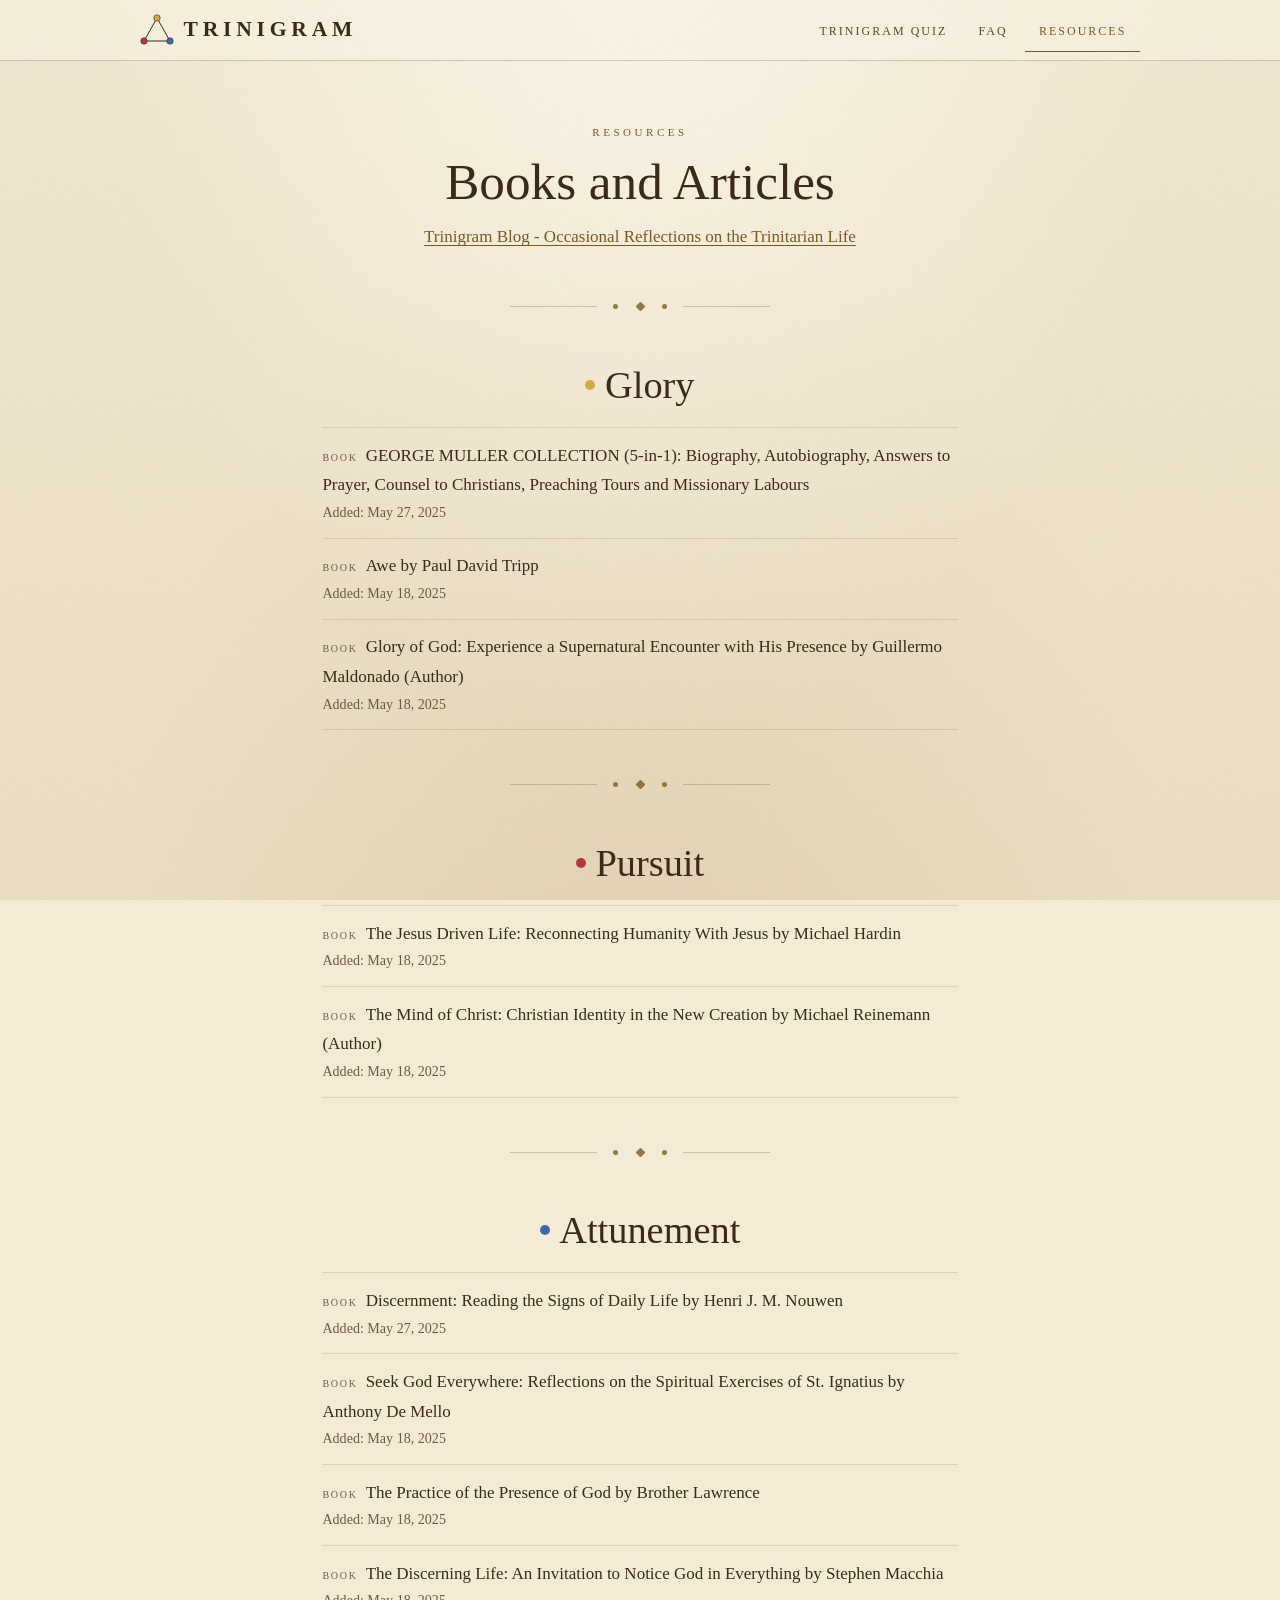
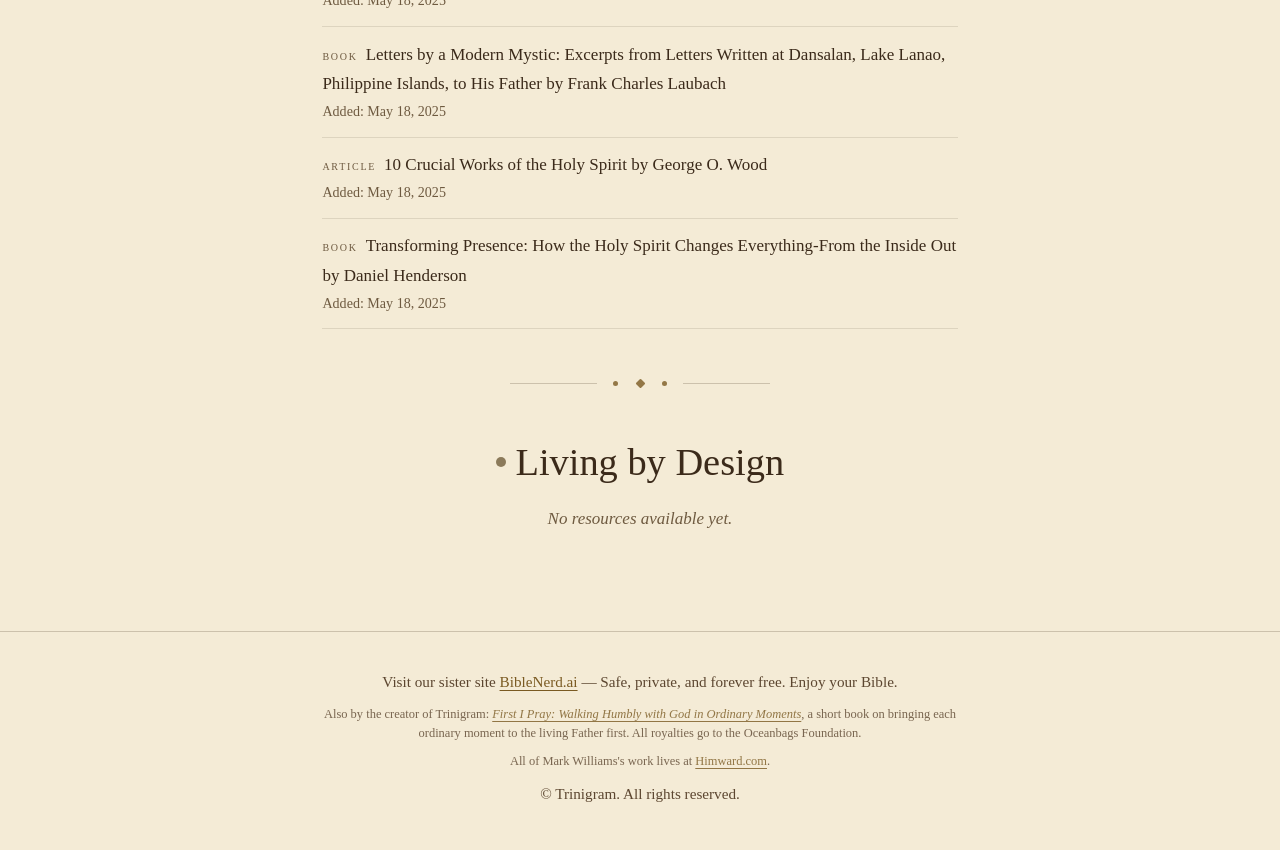
<file: resources/index.html>
<!DOCTYPE html>
<html lang="en"><head><meta charset="UTF-8"><title>Trinigram Resources</title>
<meta http-equiv="refresh" content="0; url=../books-articles/">
<link rel="canonical" href="https://trinigram.com/books-articles/"></head>
<body><p><a href="../books-articles/">Books and Articles</a></p></body></html>
</file>
<file: css/style.css>
/* Trinigram — "Quiet Manuscript"
   Static, no images, no tracking. Fonts: Google Fonts (Cormorant Garamond, Lora). */

:root {
  --parchment: #f4ebd6;
  --parchment-2: #ede1c6;
  --vellum: #f8f2e4;
  --ink: #3b2a1a;
  --ink-soft: #5c4630;
  --ink-faint: #6e5a40;
  --rule: rgba(59, 42, 26, 0.22);
  --rule-soft: rgba(59, 42, 26, 0.12);
  --gold: #7a5a22;        /* accent for text (AA on parchment) */

  /* Per-Person jewel tones: fills for diagrams, darker tones for labels */
  --glory-fill: #d4a94a;
  --pursuit-fill: #b23a3c;
  --attune-fill: #3f68ad;
  --glory-text: #7a5a22;
  --pursuit-text: #8a2226;
  --attune-text: #24427a;

  --column: 680px;
  --serif-display: "Cormorant Garamond", "Cormorant", Garamond, "EB Garamond", "Times New Roman", serif;
  --serif-body: "Lora", Georgia, "Times New Roman", serif;
}

*, *::before, *::after { box-sizing: border-box; }

html { -webkit-text-size-adjust: 100%; }

body {
  margin: 0;
  color: var(--ink);
  font-family: var(--serif-body);
  font-size: 1.0625rem;
  line-height: 1.75;
  background-color: var(--parchment);
  background-image:
    url("data:image/svg+xml;utf8,<svg xmlns='http://www.w3.org/2000/svg' width='220' height='220'><filter id='n'><feTurbulence type='fractalNoise' baseFrequency='0.85' numOctaves='3' stitchTiles='stitch'/><feColorMatrix values='0 0 0 0 0.23  0 0 0 0 0.16  0 0 0 0 0.10  0 0 0 0.07 0'/></filter><rect width='100%' height='100%' filter='url(%23n)'/></svg>"),
    radial-gradient(ellipse at 50% -10%, rgba(255, 250, 238, 0.85) 0%, rgba(255, 250, 238, 0) 60%),
    radial-gradient(ellipse at 50% 120%, rgba(160, 120, 60, 0.12) 0%, rgba(160, 120, 60, 0) 60%),
    linear-gradient(180deg, var(--parchment) 0%, var(--parchment-2) 100%);
  background-attachment: fixed;
  min-height: 100vh;
  display: flex;
  flex-direction: column;
}

a { color: var(--gold); text-decoration-thickness: 1px; text-underline-offset: 3px; }
a:hover { color: var(--ink); }
a:focus-visible, button:focus-visible, input:focus-visible + .opt-face, .btn:focus-visible {
  outline: 2px solid var(--gold);
  outline-offset: 3px;
}

.skip-link {
  position: absolute; left: -999px; top: 0;
  background: var(--vellum); color: var(--ink); padding: 0.5rem 1rem; z-index: 10;
}
.skip-link:focus { left: 1rem; top: 1rem; }

/* ---------- Header / nav ---------- */
.site-header {
  border-bottom: 1px solid var(--rule);
  background: rgba(248, 242, 228, 0.55);
}
.site-header .bar {
  max-width: 1040px;
  margin: 0 auto;
  padding: 0.5rem 1.25rem;
  display: flex;
  align-items: center;
  justify-content: space-between;
  gap: 0.75rem;
  flex-wrap: wrap;
}
.wordmark {
  display: inline-flex; align-items: center; gap: 0.6rem;
  min-height: 44px;
  color: var(--ink); text-decoration: none;
  font-family: var(--serif-display);
  font-weight: 600;
  font-size: 1.35rem;
  letter-spacing: 0.22em;
}
.wordmark:hover { color: var(--ink); }
.wordmark svg { width: 34px; height: 32px; flex: none; }

.site-nav ul { list-style: none; margin: 0; padding: 0; display: flex; flex-wrap: wrap; gap: 0.25rem; }
.site-nav a {
  display: inline-flex; align-items: center;
  min-height: 44px; padding: 0 0.85rem;
  font-variant-caps: all-small-caps;
  font-family: var(--serif-body);
  letter-spacing: 0.12em;
  font-size: 1.05rem;
  color: var(--ink-soft);
  text-decoration: none;
  border-bottom: 1px solid transparent;
}
.site-nav a:hover { color: var(--ink); border-bottom-color: var(--gold); }
.site-nav a[aria-current="page"] { color: var(--gold); border-bottom-color: var(--gold); }

@media (max-width: 560px) {
  .site-header .bar { justify-content: center; }
  .site-nav ul { justify-content: center; }
  .site-nav a { padding: 0 0.6rem; }
}

/* ---------- Layout ---------- */
main { flex: 1 0 auto; }
.column {
  max-width: var(--column);
  margin: 0 auto;
  padding: 0 1.4rem;
}
.page-top { padding-top: 3.5rem; }

h1, h2, h3, h4 {
  font-family: var(--serif-display);
  font-weight: 600;
  color: var(--ink);
  line-height: 1.2;
}
h1 { font-size: clamp(2.3rem, 6vw, 3.2rem); margin: 0 0 0.6rem; text-align: center; font-weight: 500; }
h2 { font-size: clamp(1.9rem, 4.6vw, 2.4rem); margin: 0 0 1.2rem; text-align: center; font-weight: 500; }
h3 { font-size: 1.5rem; margin: 2rem 0 0.6rem; }
h4 { font-size: 1.25rem; margin: 1.4rem 0 0.3rem; }
p { margin: 0 0 1.1rem; }

.label, .chapter {
  display: block;
  text-align: center;
  font-variant-caps: all-small-caps;
  letter-spacing: 0.22em;
  font-size: 1rem;
  color: var(--gold);
  margin-bottom: 0.4rem;
}
.lede { text-align: center; font-style: italic; color: var(--ink-soft); }
.center { text-align: center; }
.small { font-size: 0.92rem; color: var(--ink-faint); }
.accent { color: var(--gold); }
.caps { font-variant-caps: all-small-caps; letter-spacing: 0.08em; }

.section { padding: 1.5rem 0 1rem; }

/* Ornament between sections */
.ornament {
  display: flex; align-items: center; justify-content: center; gap: 0.9rem;
  margin: 3.2rem auto;
  max-width: 260px;
}
.ornament::before, .ornament::after {
  content: ""; flex: 1; height: 1px; background: var(--rule);
}
.ornament span {
  width: 5px; height: 5px; border-radius: 50%; background: var(--gold); opacity: 0.8;
  display: inline-block; margin: 0 2px;
}
.ornament span:nth-child(2) { width: 7px; height: 7px; transform: rotate(45deg); border-radius: 1px; }

/* Drop cap */
.dropcap::first-letter {
  float: left;
  font-family: var(--serif-display);
  font-weight: 600;
  font-size: 4.6em;
  line-height: 0.82;
  padding: 0.06em 0.1em 0 0;
  color: var(--gold);
}

/* Hero */
.hero { text-align: center; padding: 4.5rem 0 1rem; }
.hero h1 { font-size: clamp(2.4rem, 7vw, 3.6rem); }
.hero h1 .accent { font-style: italic; }
.hero .sub { font-style: italic; color: var(--ink-soft); margin-bottom: 1.6rem; }
.hero .fine { font-size: 0.92rem; color: var(--ink-faint); margin-top: 1.2rem; }
.hero .mark { width: 120px; height: 110px; margin: 0 auto 1.4rem; display: block; }

/* Buttons */
.btn {
  display: inline-flex; align-items: center; justify-content: center;
  min-height: 48px; padding: 0.6rem 1.6rem;
  font-family: var(--serif-body);
  font-size: 1rem;
  letter-spacing: 0.1em;
  font-variant-caps: all-small-caps;
  text-decoration: none;
  color: var(--vellum);
  background: var(--ink);
  border: 1px solid var(--ink);
  border-radius: 2px;
  cursor: pointer;
  transition: background 0.2s, color 0.2s;
}
.btn:hover { background: var(--gold); border-color: var(--gold); color: var(--vellum); }
.btn.ghost { background: transparent; color: var(--ink); }
.btn.ghost:hover { background: rgba(122, 90, 34, 0.08); color: var(--ink); border-color: var(--gold); }
.btn[disabled] { opacity: 0.45; cursor: not-allowed; }
.btn-row { display: flex; flex-wrap: wrap; gap: 0.75rem; justify-content: center; margin: 1.5rem 0; }

/* Living by Design list */
.persons { list-style: none; padding: 0; margin: 1.6rem 0; }
.persons li { padding: 0.9rem 0 0.9rem 1.6rem; border-top: 1px solid var(--rule-soft); position: relative; }
.persons li:last-child { border-bottom: 1px solid var(--rule-soft); }
.persons li::before {
  content: ""; position: absolute; left: 0; top: 1.45rem; width: 9px; height: 9px; border-radius: 50%;
}
.persons .g::before { background: var(--glory-fill); }
.persons .p::before { background: var(--pursuit-fill); }
.persons .a::before { background: var(--attune-fill); }
.persons strong { font-family: var(--serif-display); font-size: 1.25rem; font-weight: 600; display: block; }

.t-g { color: var(--glory-text); }
.t-p { color: var(--pursuit-text); }
.t-a { color: var(--attune-text); }
.t-g, .t-p, .t-a { font-weight: 600; }

/* Journey panels */
.journey { display: grid; grid-template-columns: 1fr 1fr; gap: 1.5rem; margin-top: 1.5rem; }
.panel {
  text-align: center;
  padding: 1.4rem 1.1rem 1.2rem;
  border-top: 1px solid var(--rule);
  border-bottom: 1px solid var(--rule);
}
.panel .label { margin-bottom: 0.8rem; }
.panel svg { width: 100%; max-width: 240px; height: auto; display: block; margin: 0 auto 0.8rem; }
.panel p { font-size: 0.97rem; color: var(--ink-soft); margin: 0; }
@media (max-width: 600px) { .journey { grid-template-columns: 1fr; } }

/* Roman-numeral list */
.numerals { list-style: none; counter-reset: rn; padding: 0; margin: 1.6rem 0; }
.numerals li {
  counter-increment: rn;
  display: flex; gap: 1.1rem; align-items: baseline;
  padding: 0.7rem 0;
  border-top: 1px solid var(--rule-soft);
}
.numerals li:last-child { border-bottom: 1px solid var(--rule-soft); }
.numerals li::before {
  content: counter(rn, lower-roman) ".";
  font-family: var(--serif-display);
  font-style: italic;
  font-size: 1.3rem;
  color: var(--gold);
  min-width: 2.2rem;
  text-align: right;
}

/* Footer */
.site-footer {
  margin-top: 5rem;
  border-top: 1px solid var(--rule);
  padding: 2rem 1.4rem 2.4rem;
  text-align: center;
  font-size: 0.95rem;
  color: var(--ink-soft);
}
.site-footer p { margin: 0.3rem 0; }
.site-footer .fine-print { font-size: 0.78rem; line-height: 1.5; opacity: 0.8; max-width: 40rem; margin: 0.6rem auto; }

/* ---------- FAQ ---------- */
.faq h2 { margin-top: 0.5rem; }
.faq h3 { color: var(--ink); }
.faq ul, .faq ol { padding-left: 1.4rem; }
.faq li { margin-bottom: 0.3rem; }
.faq dl { margin: 0 0 1rem; }
.faq dt { font-family: var(--serif-display); font-weight: 600; font-size: 1.2rem; color: var(--gold); margin-top: 0.9rem; }
.faq dd { margin: 0.1rem 0 0; }
.pair { display: grid; grid-template-columns: 1fr 1fr; gap: 1rem; margin: 0.6rem 0 1rem; }
.pair .caps { color: var(--gold); display: block; }
@media (max-width: 520px) { .pair { grid-template-columns: 1fr; } }
.footlinks { text-align: center; font-size: 0.95rem; margin-top: 2.5rem; }

/* ---------- Resources ---------- */
.res-cat { margin-top: 1rem; }
.res-cat h2 { display: flex; align-items: center; justify-content: center; gap: 0.6rem; }
.res-cat h2 .dot { width: 10px; height: 10px; border-radius: 50%; display: inline-block; }
.res-list { list-style: none; padding: 0; margin: 0; }
.res-list li { padding: 0.8rem 0; border-top: 1px solid var(--rule-soft); }
.res-list li:last-child { border-bottom: 1px solid var(--rule-soft); }
.res-list .type {
  font-variant-caps: all-small-caps; letter-spacing: 0.12em; font-size: 0.9rem; color: var(--ink-faint);
  margin-right: 0.5rem;
}
.res-list a { text-decoration: none; color: var(--ink); }
.res-list a:hover { color: var(--gold); text-decoration: underline; }
.res-list .added { display: block; font-size: 0.88rem; color: var(--ink-faint); }
.empty { text-align: center; font-style: italic; color: var(--ink-faint); }

/* ---------- Quiz ---------- */
.scale-legend {
  display: flex; justify-content: space-between; max-width: 340px; margin: 0.5rem auto 0;
  font-variant-caps: all-small-caps; letter-spacing: 0.1em; color: var(--ink-faint); font-size: 0.95rem;
}
.progress { margin: 2rem 0 1.6rem; }
.progress .meta { display: flex; justify-content: space-between; font-variant-caps: all-small-caps; letter-spacing: 0.12em; color: var(--ink-soft); font-size: 0.95rem; }
.progress .track { height: 3px; background: var(--rule-soft); margin-top: 0.4rem; position: relative; }
.progress .fill { position: absolute; left: 0; top: 0; bottom: 0; background: var(--gold); transition: width 0.3s ease; }

.question { border: 0; margin: 0; padding: 0; min-width: 0; }
.question legend {
  font-family: var(--serif-display);
  font-size: clamp(1.5rem, 4vw, 1.9rem);
  line-height: 1.3;
  font-weight: 500;
  text-align: center;
  padding: 0;
  margin: 0 auto 1.8rem;
}
.options { display: grid; grid-template-columns: repeat(6, 1fr); gap: 0.5rem; max-width: 460px; margin: 0 auto; }
.opt { position: relative; display: block; }
.opt input { position: absolute; opacity: 0; width: 1px; height: 1px; }
.opt-face {
  display: flex; flex-direction: column; align-items: center; justify-content: center;
  min-height: 56px; min-width: 44px;
  border: 1px solid var(--rule);
  border-radius: 50%;
  aspect-ratio: 1 / 1;
  font-family: var(--serif-display);
  font-size: 1.45rem;
  color: var(--ink-soft);
  background: rgba(248, 242, 228, 0.6);
  cursor: pointer;
  transition: border-color 0.15s, background 0.15s, color 0.15s;
}
.opt:hover .opt-face { border-color: var(--gold); }
.opt input:checked + .opt-face { background: var(--ink); color: var(--vellum); border-color: var(--ink); }
.opt input:focus-visible + .opt-face { outline: 2px solid var(--gold); outline-offset: 3px; }
.opt-caption { display: block; text-align: center; font-size: 0.8rem; color: var(--ink-faint); margin-top: 0.3rem; font-variant-caps: all-small-caps; letter-spacing: 0.08em; }
.quiz-nav { display: flex; justify-content: space-between; gap: 0.75rem; margin-top: 2.4rem; }
.quiz-nav .btn { min-width: 120px; }
@media (max-width: 420px) {
  .options { gap: 0.3rem; }
  .opt-face { font-size: 1.2rem; min-height: 46px; }
}

/* Results */
.results-venn { display: block; width: 100%; max-width: 340px; height: auto; margin: 0.5rem auto 1.5rem; }
.bars { margin: 1rem 0 0.5rem; }
.bar-row { padding: 0.8rem 0; border-top: 1px solid var(--rule-soft); }
.bar-row:last-child { border-bottom: 1px solid var(--rule-soft); }
.bar-head { display: flex; justify-content: space-between; align-items: baseline; gap: 0.5rem; }
.bar-head .name { font-family: var(--serif-display); font-size: 1.35rem; font-weight: 600; }
.bar-head .pct { font-family: var(--serif-display); font-size: 1.5rem; }
.badge { font-variant-caps: all-small-caps; letter-spacing: 0.12em; font-size: 0.85rem; color: var(--ink-soft); border: 1px solid var(--rule); padding: 0 0.5rem; margin-left: 0.5rem; vertical-align: middle; }
.bar-track { height: 6px; background: var(--rule-soft); margin: 0.35rem 0 0.3rem; }
.bar-fill { height: 100%; }
.bar-fill.g { background: var(--glory-fill); }
.bar-fill.p { background: var(--pursuit-fill); }
.bar-fill.a { background: var(--attune-fill); }
.bar-row .desc { font-size: 0.95rem; color: var(--ink-soft); margin: 0; }

.narrative h3 { font-size: 1.35rem; margin-top: 1.6rem; }
.keywords h4 { font-size: 1.3rem; }
.keywords .sub { font-style: italic; color: var(--ink-faint); margin-top: -0.2rem; }
.keywords dt { font-variant-caps: all-small-caps; letter-spacing: 0.1em; color: var(--gold); margin-top: 0.4rem; }
.keywords dd { margin: 0 0 0.4rem; }
.beta { text-align: center; border-top: 1px solid var(--rule); border-bottom: 1px solid var(--rule); padding: 1rem 0; margin: 1.5rem 0; }
.beta .caps { color: var(--gold); letter-spacing: 0.2em; }
.closing { font-style: italic; text-align: center; }

.hidden { display: none !important; }

@media print {
  .site-header, .site-footer, .btn-row, .no-print { display: none !important; }
  body { background: #fff; }
}

@media (prefers-reduced-motion: reduce) {
  * { transition: none !important; }
}
</file>
